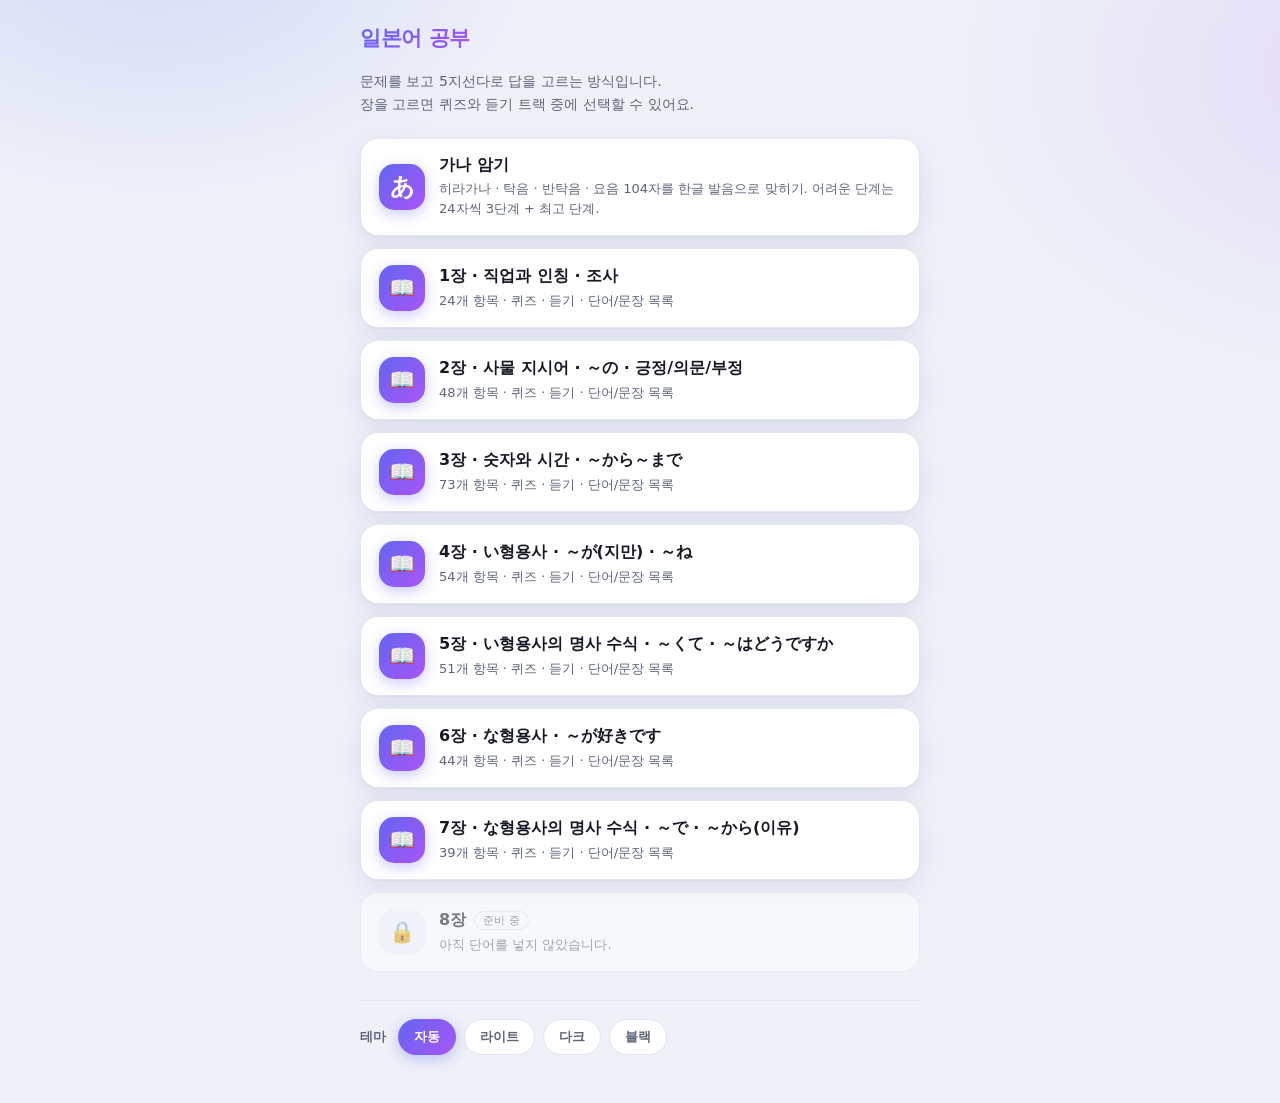
<file: index.html>
<!DOCTYPE html>
<html lang="ko">
<head>
<meta charset="UTF-8">
<meta name="viewport" content="width=device-width, initial-scale=1">
<title>일본어 공부</title>
<link rel="stylesheet" href="style.css">
<link rel="manifest" href="manifest.webmanifest">
<link rel="apple-touch-icon" href="icon-192.png">
<meta name="theme-color" content="#6366f1">
<script src="app.js"></script>
</head>
<body>
<div class="wrap">
  <header>
    <h1>일본어 공부</h1>
  </header>

  <p class="lede">
    문제를 보고 5지선다로 답을 고르는 방식입니다.<br>
    장을 고르면 퀴즈와 듣기 트랙 중에 선택할 수 있어요.
  </p>

  <div class="menu" id="menu">
    <a class="entry" href="kana.html">
      <div class="t">가나 암기</div>
      <div class="d">히라가나 · 탁음 · 반탁음 · 요음 104자를 한글 발음으로 맞히기. 어려운 단계는 24자씩 3단계 + 최고 단계.</div>
    </a>
  </div>

  <div class="theme-bar" id="theme-bar">
    <span class="theme-label">테마</span>
    <button class="chip" data-theme-set="auto">자동</button>
    <button class="chip" data-theme-set="light">라이트</button>
    <button class="chip" data-theme-set="dark">다크</button>
    <button class="chip" data-theme-set="black">블랙</button>
  </div>
</div>

<script src="chapters.js"></script>
<script>
// 장 목록은 chapters.js에서 만들어 낸다 — 새 장을 추가하면 여기 목록도 자동으로 늘어난다
const menu = document.getElementById("menu");
const nums = Object.keys(CHAPTERS).map(Number).sort((a, b) => a - b);

for (const n of nums) {
  const ch = CHAPTERS[n];
  const a = document.createElement("a");
  a.className = "entry";
  a.href = "ch.html?ch=" + n;
  a.innerHTML = '<div class="t"></div><div class="d"></div>';
  a.children[0].textContent = ch.title + " · " + ch.subtitle;
  a.children[1].textContent = ch.items.length + "개 항목 · 퀴즈 · 듣기 · 단어/문장 목록";
  menu.appendChild(a);
}

/* 테마 고르기 — 실제 적용과 저장은 app.js가 맡고, 여기서는 버튼만 연결한다 */
const themeBtns = [...document.querySelectorAll("[data-theme-set]")];
function markTheme() {
  const cur = savedTheme();
  for (const b of themeBtns) b.setAttribute("aria-pressed", b.dataset.themeSet === cur);
}
for (const b of themeBtns) {
  b.onclick = () => { setTheme(b.dataset.themeSet); markTheme(); };
}
markTheme();

// 다음 장 자리 표시 — chapters.js에 데이터가 들어오면 자동으로 진짜 항목이 된다
const soon = document.createElement("a");
soon.className = "entry soon";
soon.innerHTML = '<div class="t"></div><div class="d">아직 단어를 넣지 않았습니다.</div>';
soon.children[0].textContent = (nums[nums.length - 1] + 1) + "장";
menu.appendChild(soon);
</script>
</body>
</html>
</file>
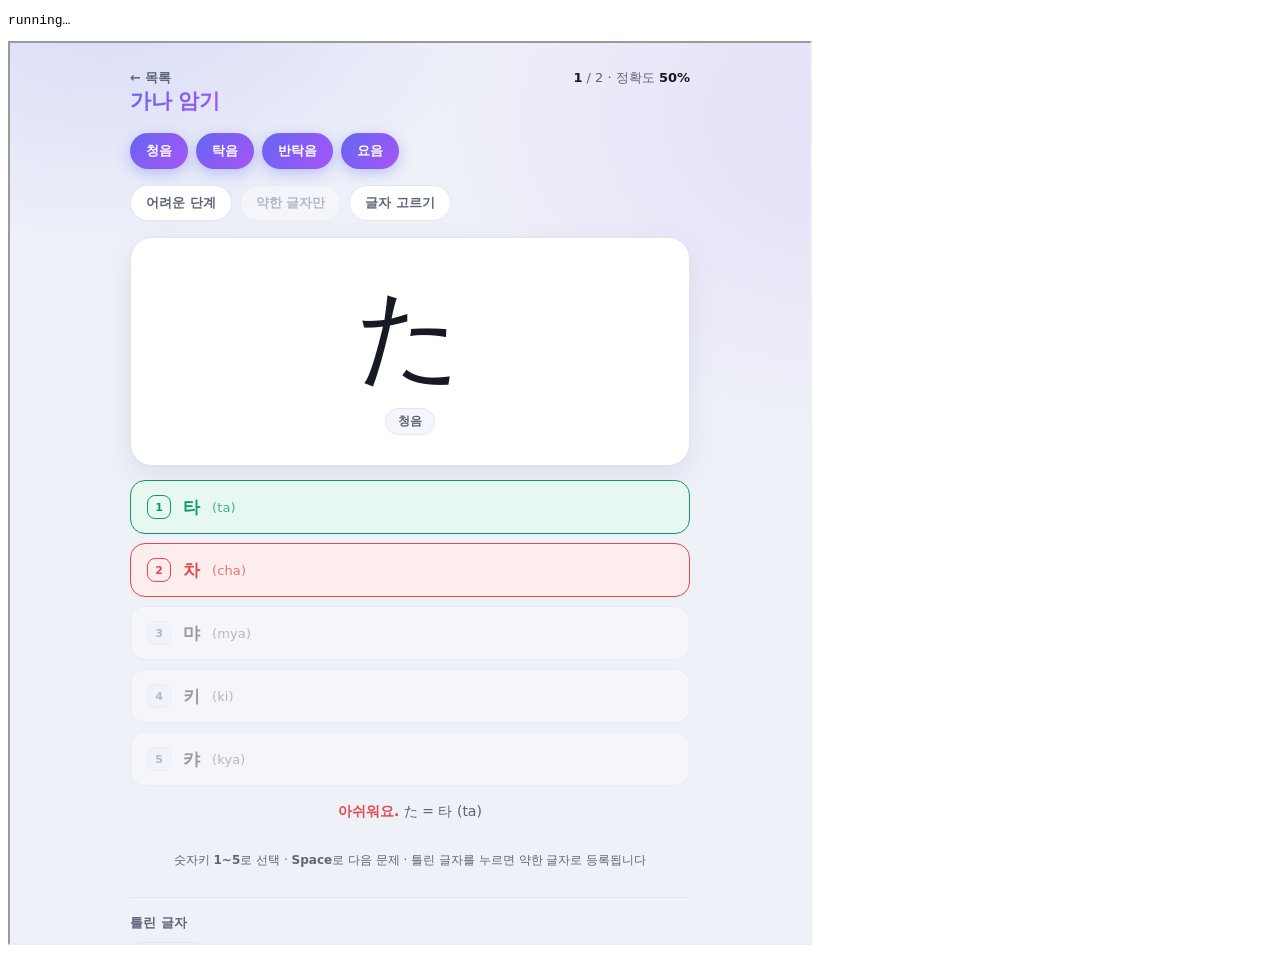
<file: __test.html>
<!DOCTYPE html>
<meta charset="UTF-8">
<title>kana.html 회귀 테스트</title>
<pre id="out">running…</pre>
<script>
const out = [];
const say = (name, pass, extra) => out.push((pass ? "PASS  " : "FAIL  ") + name + (extra ? "   [" + extra + "]" : ""));
const sleep = ms => new Promise(r => setTimeout(r, ms));

function load(storage) {
  return new Promise(resolve => {
    if (storage === null) localStorage.removeItem("weakKana");
    else localStorage.setItem("weakKana", storage);
    const f = document.createElement("iframe");
    f.style.cssText = "width:800px;height:900px";
    f.src = "kana.html?" + Math.random();
    f.onload = () => setTimeout(() => resolve(f), 60);
    document.body.appendChild(f);
  });
}

const ctx = f => ({ w: f.contentWindow, d: f.contentDocument });

function pickChoice({ w, d }, wantCorrect) {
  const ko = w.eval("current.ko");
  const btns = [...d.querySelectorAll(".choice")];
  const b = wantCorrect ? btns.find(x => x.dataset.ko === ko) : btns.find(x => x.dataset.ko !== ko);
  b.click();
  return b;
}

(async () => {
  /* ── 1. 오답 직후 "틀린 글자 전부 추가"가 살아나는가 (refresh 누락 버그) ── */
  {
    const f = await load(null), c = ctx(f);
    const before = c.d.getElementById("add-misses").disabled;
    pickChoice(c, false);
    await sleep(40);
    const after = c.d.getElementById("add-misses").disabled;
    say("오답 1개 → '틀린 글자 전부 추가' 활성화", before === true && after === false,
        "before=" + before + " after=" + after);

    /* ── 2. 고르기 패널에서 별을 켜면 틀린 글자 목록의 별도 같이 켜지는가 ── */
    const kana = c.w.eval("[...misses.keys()][0]");
    const cell = [...c.d.querySelectorAll(".kana-cell")].find(x => x.children[0].textContent === kana);
    cell.click();
    await sleep(40);
    const item = [...c.d.querySelectorAll(".miss-item")].find(x => x.children[0].textContent === kana);
    say("패널에서 별 등록 → 틀린 글자 목록 별도 동기화",
        item && item.getAttribute("aria-pressed") === "true",
        "kana=" + kana + " pressed=" + (item && item.getAttribute("aria-pressed")));

    /* ── 3. 같은 항목을 다시 누르면 해제되는가 (상태가 어긋나면 여기서 티가 난다) ── */
    item.click();
    await sleep(40);
    // refresh()가 목록을 다시 그리므로 참조를 새로 잡아야 한다 (앞의 item은 이미 떨어져 나간 노드)
    const item2 = [...c.d.querySelectorAll(".miss-item")].find(x => x.children[0].textContent === kana);
    say("다시 누르면 해제", c.w.eval("weak.size") === 0 && item2.getAttribute("aria-pressed") === "false",
        "weak.size=" + c.w.eval("weak.size") + " pressed=" + item2.getAttribute("aria-pressed"));

    /* ── 4. 약한 글자만 모드에서 출제 범위가 실제로 좁혀지는가 ── */
    cell.click();
    await sleep(30);
    c.d.getElementById("weak-only").click();
    await sleep(30);
    const poolSize = c.w.eval("pool().length");
    const poolIsWeak = c.w.eval("pool().every(k => weak.has(k.kana))");
    say("약한 글자만 → 출제 범위가 고른 글자로 제한", poolSize === 1 && poolIsWeak,
        "pool=" + poolSize);
    say("약한 글자만 → 종류 필터 비활성", c.d.querySelector("#filters .chip").disabled === true);

    /* ── 5. 전체 해제하면 모드가 자동으로 꺼지고 전체 범위로 복귀 ── */
    c.d.getElementById("clear-weak").click();
    await sleep(30);
    say("전체 해제 → 모드 자동 해제, 전체 출제 복귀",
        c.w.eval("weakOnly") === false && c.w.eval("pool().length") === 104,
        "pool=" + c.w.eval("pool().length"));
    f.remove();
  }

  /* ── 6. 이전 문제의 타이머가 다음 문제를 앞당겨 넘기지 않는가 ── */
  {
    const f = await load(null), c = ctx(f);
    pickChoice(c, true);            // 정답 → 700ms 뒤 자동 넘김 예약
    await sleep(30);
    c.w.eval("next()");             // 사용자가 스페이스로 먼저 넘김 → 예약은 취소돼야 한다
    await sleep(30);
    pickChoice(c, false);           // 오답 → 1600ms 동안 해설이 떠 있어야 한다
    const shown = c.w.eval("current.kana");
    await sleep(1000);              // 취소가 안 됐다면 이 사이(700ms 지점)에 넘어가 버린다
    say("이전 문제 타이머가 다음 문제를 앞당겨 넘기지 않음",
        c.w.eval("current.kana") === shown, "shown=" + shown + " now=" + c.w.eval("current.kana"));
    f.remove();
  }

  /* ── 7. 저장값이 깨져 있어도 페이지가 살아 있는가 ── */
  for (const [label, raw, expect] of [
    ["객체가 저장돼 있어도 죽지 않음", "{}", 0],
    ["표에 없는 글자는 걸러냄", '["ル","ロ"]', 0],
    ["JSON이 아니어도 죽지 않음", "not json", 0],
    ["정상 값은 그대로 복원", '["る","ろ"]', 2],
  ]) {
    const f = await load(raw), c = ctx(f);
    const alive = c.d.querySelectorAll(".choice").length === 5;
    const size = c.w.eval("typeof weak === 'undefined' ? -1 : weak.size");
    say(label, alive && size === expect, "choices=" + c.d.querySelectorAll(".choice").length + " weak=" + size);
    f.remove();
  }

  /* ── 8. 패널이 열려 있을 때 스페이스가 퀴즈를 넘겨버리지 않는가 ── */
  {
    const f = await load('["る"]'), c = ctx(f);
    c.d.getElementById("picker-toggle").click();
    await sleep(30);
    const before = c.w.eval("current.kana");
    const cell = c.d.querySelector(".kana-cell");
    cell.focus();
    cell.dispatchEvent(new c.w.KeyboardEvent("keydown", { code: "Space", key: " ", bubbles: true }));
    await sleep(40);
    say("패널이 열려 있을 때 스페이스가 문제를 넘기지 않음", c.w.eval("current.kana") === before,
        "before=" + before + " after=" + c.w.eval("current.kana"));
    f.remove();
  }

  /* ── 8b. 어려운 단계 ── */
  {
    localStorage.removeItem("kanaLevel");
    const f = await load(null), c = ctx(f);
    c.d.getElementById("hard-mode").click();
    await sleep(30);
    const size = c.w.eval("pool().length");
    const comp = c.w.eval("pool().every(k => k.type !== '청음' || HARD_EXTRA.has(k.kana))");
    const hasRu = c.w.eval("pool().some(k => k.kana === 'る')");
    const hasA = c.w.eval("pool().some(k => k.kana === 'あ')");
    say("어려운 단계 → 요음·탁음·반탁음 + 지정 청음 14자 (72자)",
        size === 72 && comp && hasRu && !hasA, "pool=" + size);
    say("어려운 단계 → 종류 필터 잠김", c.d.querySelector("#filters .chip").disabled === true);
    say("어려운 단계 설정 저장", localStorage.getItem("kanaLevel") === "hard");

    // 약한 글자만과는 동시에 켤 수 없다
    c.d.querySelector(".kana-cell").click();
    await sleep(20);
    c.d.getElementById("weak-only").click();
    await sleep(20);
    say("약한 글자만을 켜면 어려운 단계는 꺼짐",
        c.w.eval("hardMode") === false && c.w.eval("weakOnly") === true &&
        localStorage.getItem("kanaLevel") === "all");
    f.remove();
    localStorage.removeItem("kanaLevel");
  }

  /* ── 8c. 어려운 단계 스테이지 시스템 ── */
  {
    localStorage.removeItem("kanaLevel");
    localStorage.removeItem("hardStages");
    localStorage.removeItem("slowKana");
    const f = await load(null), c = ctx(f);
    c.d.getElementById("hard-mode").click();
    await sleep(40);

    const sizes = c.w.eval("hs.split.map(s => s.length).join(',')");
    const uniq = c.w.eval("new Set(hs.split.flat()).size");
    say("어려운 단계 → 72자를 24자씩 3단계로 무작위 분할", sizes === "24,24,24" && uniq === 72,
        sizes + " uniq=" + uniq);
    say("1단계 자동 선택, 진행 표시", c.w.eval("stage") === 0 &&
        c.d.getElementById("tag").textContent.includes("1단계 · 1/24"),
        c.d.getElementById("tag").textContent);
    say("5초 타이머 표시", c.d.getElementById("timebar").hidden === false);

    // 오답 → 최고 단계 목록에 저장
    pickChoice(c, false);
    await sleep(40);
    say("오답 → 최고 단계 목록에 저장", c.w.eval("slow.has(current.kana)") === true &&
        JSON.parse(localStorage.getItem("slowKana")).length === 1);

    // 목록에 있는 글자를 1~3단계에서 5초 내 정답 → 제거
    c.w.eval("next()");
    await sleep(30);
    c.w.eval("slow.add(current.kana); saveSlow();");
    pickChoice(c, true);
    await sleep(40);
    say("1~3단계에서 5초 내 정답 → 목록에서 제거", c.w.eval("slow.has(current.kana)") === false);

    // 남은 문제를 전부 밀어 1단계 완료
    for (let i = 0; i < 30 && c.w.eval("stage === 0 && stagePos < stageQueue.length"); i++) {
      if (!c.w.eval("locked")) { pickChoice(c, true); await sleep(15); }
      c.w.eval("clearTimeout(advanceTimer); if (locked) { locked = false; next(); }");
      await sleep(10);
    }
    say("1단계 완료 → 완료 저장 + 완료 카드",
        c.w.eval("hs.done[0]") === true &&
        JSON.parse(localStorage.getItem("hardStages")).done[0] === true &&
        c.d.getElementById("tag").textContent.includes("1단계 완료"),
        c.d.getElementById("tag").textContent);

    // 껐다 켜도 분할·진행이 유지되고 2단계부터 이어진다
    const savedSplit = c.w.eval("JSON.stringify(hs.split)");
    f.remove();
    const f2 = await load(null), c2 = ctx(f2);
    say("껐다 켜면 같은 분할로 2단계부터 이어서",
        c2.w.eval("JSON.stringify(hs.split)") === savedSplit &&
        c2.w.eval("hs.done[0]") === true && c2.w.eval("stage") === 1,
        "stage=" + c2.w.eval("stage"));

    // 최고 단계 — 저장된 글자만 나오고, 맞혀도 목록은 유지된다
    const topBtn = [...c2.d.querySelectorAll("#stage-bar .stage")].find(b => b.dataset.stage === "top");
    say("최고 단계 칩에 저장 개수 표시", topBtn.textContent.includes("(1)"), topBtn.textContent);
    topBtn.click();
    await sleep(40);
    say("최고 단계 → 저장된 글자만 출제",
        c2.w.eval("stageQueue.length") === 1 && c2.w.eval("slow.has(current.kana)") === true);
    pickChoice(c2, true);
    await sleep(40);
    say("최고 단계에서 맞혀도 목록 유지 (졸업은 1~3단계에서만)", c2.w.eval("slow.size") === 1);
    f2.remove();
    localStorage.removeItem("kanaLevel");
    localStorage.removeItem("hardStages");
    localStorage.removeItem("slowKana");
  }

  /* ── 9. 오십음도 표가 104자를 하나도 빠뜨리지 않는가 ── */
  {
    const f = await load(null), c = ctx(f);
    const cells = [...c.d.querySelectorAll(".kana-cell")].map(x => x.children[0].textContent);
    const table = c.w.eval("KANA.map(k => k.kana)");
    const missing = table.filter(k => !cells.includes(k));
    const extra = cells.filter(k => !table.includes(k));
    say("오십음도 표에 104자가 전부 있고 중복이 없음",
        cells.length === 104 && !missing.length && !extra.length && new Set(cells).size === 104,
        "cells=" + cells.length + " missing=" + missing.join(",") + " extra=" + extra.join(","));

    // 열 정렬이 깨지면 표로 만든 의미가 없다 — 청음 표는 (행이름+5단) × (머리글+11행) 칸이어야 한다
    const seion = c.d.querySelector(".gyo-table");
    say("청음 표가 6열 × 12줄로 정렬됨", seion.children.length === 72,
        "children=" + seion.children.length);
    f.remove();
  }

  /* ── 10. 1장 출제 순서 ── */
  {
    const f = document.createElement("iframe");
    f.style.cssText = "width:800px;height:900px";
    f.src = "chapter.html?ch=1";
    await new Promise(r => { f.onload = () => setTimeout(r, 60); document.body.appendChild(f); });
    const c = ctx(f);

    c.d.getElementById("order-seq").click();
    await sleep(30);
    const ids = c.w.eval("queue.map(x => x.id).slice(1)");
    const ascending = ids.every((v, i) => i === 0 || ids[i - 1] < v);
    say("교재 순서 → 남은 문제가 원본 차례대로", ascending && ids.length === 23,
        "n=" + ids.length + " head=" + ids.slice(0, 5).join(","));
    say("교재 순서 → 칩 상태 반영",
        c.d.getElementById("order-seq").getAttribute("aria-pressed") === "true" &&
        c.d.getElementById("order-shuffle").getAttribute("aria-pressed") === "false");

    const cur = c.w.eval("current.id");
    c.d.getElementById("order-shuffle").click();
    await sleep(30);
    say("순서를 바꿔도 풀고 있던 문제는 그대로", c.w.eval("current.id") === cur,
        "before=" + cur + " after=" + c.w.eval("current.id"));
    say("설정이 저장됨", localStorage.getItem("chapterOrder") === "shuffle",
        String(localStorage.getItem("chapterOrder")));
    f.remove();
  }

  /* ── 11. 단어 설명 ── */
  {
    localStorage.setItem("chapterOrder", "seq");
    localStorage.setItem("showParts", "0");
    const f = document.createElement("iframe");
    f.style.cssText = "width:800px;height:900px";
    f.src = "chapter.html?ch=1";
    await new Promise(r => { f.onload = () => setTimeout(r, 60); document.body.appendChild(f); });
    const c = ctx(f);

    // 교재 순서 1번 = お仕事は何ですか。 — 분해가 5조각이어야 한다
    say("첫 문제가 교재 1번", c.w.eval("current.ko") === "직업이 무엇입니까?", c.w.eval("current.ko"));
    say("끄면 문제 푸는 중엔 안 보임", c.d.getElementById("parts").hidden === true);

    c.d.getElementById("parts-toggle").click();
    await sleep(30);
    const rows = [...c.d.querySelectorAll(".part")].map(r => r.children[0].textContent);
    say("켜면 단어별로 끊어서 보임", c.d.getElementById("parts").hidden === false && rows.length === 5,
        rows.join(" | "));
    say("조사 は의 읽기를 わ로 안내",
        [...c.d.querySelectorAll(".part")].some(r => r.children[0].textContent === "は" && r.children[1].textContent === "わ"));

    // 꺼도 정답을 맞힌 뒤에는 보여야 한다
    c.d.getElementById("parts-toggle").click();
    await sleep(20);
    say("다시 끄면 숨김", c.d.getElementById("parts").hidden === true);
    const ko = c.w.eval("current.ko");
    [...c.d.querySelectorAll(".choice")].find(b => b.dataset.ko === ko).click();
    await sleep(40);
    say("답한 뒤에는 꺼져 있어도 해설로 보임", c.d.getElementById("parts").hidden === false);

    // 분해가 없는 단어(私)에서는 빈 상자가 뜨지 않아야 한다
    const noParts = c.w.eval("ITEMS.filter(x => !x.parts).length");
    // 私·あなた·彼 는 더 쪼갤 것이 없어 분해가 없다 — 이때 빈 상자가 뜨면 안 된다
    say("분해가 없는 항목(私·あなた·彼)은 3개", noParts === 3, "n=" + noParts);
    f.remove();
    localStorage.removeItem("chapterOrder");
    localStorage.removeItem("showParts");
  }

  /* ── 11b. 목록 → 장 허브 내비게이션 ── */
  {
    const mk = src => new Promise(res => {
      const f = document.createElement("iframe");
      f.style.cssText = "width:800px;height:600px";
      f.src = src;
      f.onload = () => setTimeout(() => res(f), 60);
      document.body.appendChild(f);
    });

    const fi = await mk("index.html");
    const links = [...fi.contentDocument.querySelectorAll("#menu .entry")].map(a => a.getAttribute("href"));
    const soonT = fi.contentDocument.querySelector(".entry.soon .t").textContent;
    say("목록에 장 항목이 chapters.js에서 자동 생성",
        [1, 2, 3, 4, 5, 6, 7].every(n => links.includes("ch.html?ch=" + n)), links.join(" "));
    say("다음 장 자리 표시(8장)", soonT === "8장", soonT);
    fi.remove();

    // 2장 — 보기 중복 여부 (뜻이 겹치면 5지선다 정답이 둘이 된다).
    // 개수는 단원을 보강할 때마다 달라지므로 데이터에서 읽어 비교한다.
    const f2 = await mk("chapter.html?ch=2");
    const n2 = f2.contentWindow.eval("ITEMS.length");
    const u2 = f2.contentWindow.eval("new Set(ITEMS.map(x => x.ko)).size");
    const q2 = f2.contentWindow.eval("CHAPTERS['2'].items.filter(x => x.quiz !== false).length");
    say("2장 퀴즈가 전 항목을 내고 뜻 중복 없음", n2 === q2 && u2 === n2, n2 + "/" + u2);
    f2.remove();
    const fl2 = await mk("listen.html?ch=2");
    const t2 = fl2.contentWindow.eval("CHAPTERS['2'].items.length");
    say("2장 듣기 트랙 수가 데이터와 일치",
        fl2.contentDocument.querySelectorAll(".track").length === t2, "n=" + t2);
    fl2.remove();

    const fh = await mk("ch.html?ch=1");
    const q = fh.contentDocument.getElementById("go-quiz").getAttribute("href");
    const l = fh.contentDocument.getElementById("go-listen").getAttribute("href");
    const w = fh.contentDocument.getElementById("go-words").getAttribute("href");
    const s = fh.contentDocument.getElementById("go-sentences").getAttribute("href");
    say("허브에서 퀴즈/듣기/단어목록/문장목록으로 분기",
        q === "chapter.html?ch=1" && l === "listen.html?ch=1" &&
        w === "list.html?ch=1&kind=word" && s === "list.html?ch=1&kind=sentence",
        [q, l, w, s].join(" "));
    fh.remove();

    const fq = await mk("chapter.html?ch=1");
    say("퀴즈의 뒤로 가기 → 1장 허브",
        fq.contentDocument.getElementById("back").getAttribute("href") === "ch.html?ch=1");
    fq.remove();

    const fl = await mk("listen.html?ch=1");
    say("듣기의 뒤로 가기 → 1장 허브",
        fl.contentDocument.getElementById("back").getAttribute("href") === "ch.html?ch=1");
    fl.remove();
  }

  /* ── 11c. 단어 목록 / 문장 목록 ── */
  {
    const mk = src => new Promise(res => {
      const f = document.createElement("iframe");
      f.style.cssText = "width:800px;height:900px";
      f.src = src;
      f.onload = () => setTimeout(() => res(f), 60);
      document.body.appendChild(f);
    });

    const fw = await mk("list.html?ch=1&kind=word");
    const cw = ctx(fw);
    const rows = [...cw.d.querySelectorAll(".item")];
    say("1장 단어 목록 22개 (문장 2개 제외)", rows.length === 22, "n=" + rows.length);

    // 읽는 법이 윗줄, 표기·뜻·발음이 아랫줄 한 줄에 놓이는지
    const cols = [...rows[0].querySelector(".col").children].map(x => x.className);
    const txt = ["read", "ja", "mean", "pron"].map(c => rows[0].querySelector("." + c).textContent);
    say("표시 순서: 읽는 법 / (표기+뜻+발음 한 줄)",
        cols.join(",") === "read jp,row" &&
        txt.join("|") === "かいしゃいん|会社員|회사원|카이샤인", cols.join(",") + " / " + txt.join("|"));

    const box = c => rows[0].querySelector("." + c).getBoundingClientRect();
    say("읽는 법이 한자 바로 위 (왼쪽 끝이 맞음)",
        box("read").bottom <= box("ja").top + 2 && Math.abs(box("read").left - box("ja").left) < 2,
        "read.left=" + Math.round(box("read").left) + " ja.left=" + Math.round(box("ja").left));
    say("표기·뜻·발음이 한 줄에 나란히",
        Math.abs(box("ja").bottom - box("mean").bottom) < 6 &&
        box("mean").left > box("ja").right - 2 && box("pron").left > box("mean").right - 2);

    // 한자가 없는 항목은 읽을 것이 없으므로 "-"
    const ana = rows.find(r => r.querySelector(".ja").textContent === "あなた");
    say("한자 없는 단어는 읽는 법 자리에 -", ana.querySelector(".read").textContent === "-");

    // 조사도 한자가 없으므로 "-" 이고, 발음은 한글 발음 자리에서 알려준다
    const wa = rows.find(r => r.querySelector(".ja").textContent === "～は");
    say("조사 ～は → 읽는 법 -, 한글 발음 와",
        wa.querySelector(".read").textContent === "-" && wa.querySelector(".pron").textContent === "와");

    // 모든 항목에 한글 발음이 채워져 있어야 한다
    const missing = cw.w.eval("ITEMS.filter(x => !x.pron).length");
    say("1장 모든 항목에 한글 발음 있음", missing === 0, "빈 항목=" + missing);

    // 탭 전환
    cw.d.getElementById("tab-sentence").click();
    await sleep(30);
    const sRows = [...cw.d.querySelectorAll(".item .ja")].map(x => x.textContent);
    say("문장 탭 → 문장 2개만", sRows.length === 2 && sRows[0] === "お仕事は何ですか。", sRows.join(" | "));
    say("탭 전환이 주소에 반영", location.href.indexOf("kind=") === -1, "부모 주소는 그대로");
    fw.remove();

    // 2장도 같은 구조로 자동 동작
    const f2 = await mk("list.html?ch=2&kind=sentence");
    const c2 = ctx(f2);
    const s2 = c2.w.eval("CHAPTERS['2'].items.filter(x => x.kind === 's').length");
    say("2장 문장 목록이 문장만 담음",
        c2.d.querySelectorAll(".item").length === s2 && s2 > 0 &&
        c2.w.eval("ITEMS.filter(x => x.isSentence).every(x => x.kind === 's')"), "n=" + s2);
    const miss2 = c2.w.eval("ITEMS.filter(x => !x.pron).length");
    say("2장 모든 항목에 한글 발음 있음", miss2 === 0, "빈 항목=" + miss2);
    f2.remove();

    // 3장 — 숫자·시간. 읽기가 둘인 글자는 목록에서 둘 다 보여준다
    const f3 = await mk("list.html?ch=3&kind=word");
    const c3 = ctx(f3);
    const r3 = [...c3.d.querySelectorAll(".item")];
    const ja3 = r3.map(r => r.querySelector(".ja").textContent);
    say("3장 단어 목록에 숫자·시간·분 읽기표가 모두 있음",
        ["十", "九十", "4時", "10分", "図書館", "～から"].every(k => ja3.includes(k)),
        "n=" + r3.length);

    // 시간 읽기의 불규칙(4·7·9시)이 표에 정확히 들어갔는지
    const hour = k => r3.find(r => r.querySelector(".ja").textContent === k).querySelector(".read").textContent;
    say("4時=よじ · 7時=しちじ · 9時=くじ",
        hour("4時") === "よじ" && hour("7時") === "しちじ" && hour("9時") === "くじ",
        [hour("4時"), hour("7時"), hour("9時")].join(" "));
    say("분의 ふん/ぷん 구분 (1분 いっぷん · 2분 にふん · 6분 ろっぷん)",
        hour("1分") === "いっぷん" && hour("2分") === "にふん" && hour("6分") === "ろっぷん",
        [hour("1分"), hour("2分"), hour("6分")].join(" "));

    const four = r3.find(r => r.querySelector(".ja").textContent === "四");
    say("四는 읽는 법 よん／し, 발음 욘／시",
        four.querySelector(".read").textContent === "よん／し" &&
        four.querySelector(".pron").textContent === "욘／시",
        four.querySelector(".read").textContent);
    const zero = r3[0];
    say("0의 세 가지 표기(零／ゼロ／〇)를 함께 보여줌",
        zero.querySelector(".ja").textContent.startsWith("零／ゼロ") &&
        zero.querySelector(".read").textContent.startsWith("れい／ぜろ") &&
        zero.querySelector(".mean").textContent === "0",
        zero.querySelector(".read").textContent);

    // 3장의 한자 없는 항목들도 "-" 로 표시되는지
    const dash = ["ここ", "アルバイト", "～から", "～まで"].map(k =>
      r3.find(r => r.querySelector(".ja").textContent === k).querySelector(".read").textContent);
    say("3장의 한자 없는 항목(ここ·アルバイト·조사)은 -", dash.every(d => d === "-"), dash.join(" "));
    const miss3 = c3.w.eval("ITEMS.filter(x => !x.pron).length");
    say("3장 모든 항목에 한글 발음 있음", miss3 === 0, "빈 항목=" + miss3);
    f3.remove();

    // 3장 문장 목록
    const fs3 = await mk("list.html?ch=3&kind=sentence");
    const s3 = [...fs3.contentDocument.querySelectorAll(".item .ja")].map(x => x.textContent);
    say("3장 문장 목록에 회화문이 들어감",
        s3.includes("図書館は何時から何時までですか。") && s3.includes("4時半です。"),
        "n=" + s3.length);
    fs3.remove();

    // 읽기표(quiz:false)는 퀴즈에서 빠지고, 나머지는 뜻이 겹치지 않아야 한다
    const fq3 = await mk("chapter.html?ch=3");
    const w3 = fq3.contentWindow;
    const all3 = w3.eval("CHAPTERS['3'].items.length");
    const q3 = w3.eval("ITEMS.length");
    const ref3 = w3.eval("CHAPTERS['3'].items.filter(x => x.quiz === false).length");
    say("퀴즈는 읽기표를 제외하고 출제", q3 === all3 - ref3 && ref3 > 0,
        "전체 " + all3 + " - 읽기표 " + ref3 + " = " + q3);
    say("퀴즈에 4時 같은 읽기표가 섞이지 않음",
        w3.eval("ITEMS.every(x => x.quiz !== false)") &&
        w3.eval("ITEMS.filter(x => x.ko === '4시').length") === 0);
    say("3장 퀴즈 항목의 뜻 중복 없음",
        w3.eval("new Set(ITEMS.map(x => x.ko)).size") === q3,
        "uniq=" + w3.eval("new Set(ITEMS.map(x => x.ko)).size"));
    // 교재 순서는 걸러낸 뒤에도 원본 차례를 지켜야 한다
    say("교재 순서 id가 원본 차례 유지",
        w3.eval("ITEMS.map(x => x.id).every((v, i, a) => i === 0 || a[i-1] < v)"));
    fq3.remove();

    const fl3 = await mk("listen.html?ch=3");
    const t3 = fl3.contentDocument.querySelectorAll(".track").length;
    say("듣기는 읽기표까지 전부 읽어줌", t3 === all3 && t3 > q3, "트랙 " + t3 + "개");
    say("零은 れい로 읽음", fl3.contentWindow.eval("jaText(ITEMS[0])") === "れい");
    fl3.remove();

    /* ── 4장 (い형용사) ── */
    const f4 = await mk("list.html?ch=4&kind=word");
    const c4 = ctx(f4);
    const r4 = [...c4.d.querySelectorAll(".item")];
    const ja4 = r4.map(x => x.querySelector(".ja").textContent);
    say("4장 단어 목록에 형용사·명사·활용표가 모두 있음",
        ["遠い", "難しい", "いい", "学校", "～が", "高くありません"].every(k => ja4.includes(k)),
        "n=" + r4.length);

    const read4 = k => r4.find(x => x.querySelector(".ja").textContent === k).querySelector(".read").textContent;
    say("형용사 후리가나는 어간에만 (遠い→とおい, 難しい→むずかしい)",
        read4("遠い") === "とおい" && read4("難しい") === "むずかしい",
        read4("遠い") + " " + read4("難しい"));
    say("가나로만 된 형용사(いい·おいしい)는 -", read4("いい") === "-" && read4("おいしい") === "-");
    say("4장 모든 항목에 한글 발음 있음",
        c4.w.eval("ITEMS.filter(x => !x.pron).length") === 0);
    f4.remove();

    const fq4 = await mk("chapter.html?ch=4");
    const w4 = fq4.contentWindow;
    const all4 = w4.eval("CHAPTERS['4'].items.length");
    const ref4 = w4.eval("CHAPTERS['4'].items.filter(x => x.quiz === false).length");
    say("4장 퀴즈는 활용표를 빼고 출제, 뜻 중복 없음",
        w4.eval("ITEMS.length") === all4 - ref4 && ref4 === 5 &&
        w4.eval("new Set(ITEMS.map(x => x.ko)).size") === w4.eval("ITEMS.length"),
        "전체 " + all4 + " - 활용표 " + ref4 + " = " + w4.eval("ITEMS.length"));
    fq4.remove();

    const fs4 = await mk("list.html?ch=4&kind=sentence");
    const s4 = [...fs4.contentDocument.querySelectorAll(".item .ja")].map(x => x.textContent);
    say("4장 문장 목록에 회화문이 들어감",
        s4.includes("学校はうちから遠いですか。") &&
        s4.includes("少し難しいですが、おもしろいです。"), "n=" + s4.length);
    fs4.remove();

    /* ── 5장 (い형용사의 명사 수식 · ～くて) ── */
    const f5 = await mk("list.html?ch=5&kind=word");
    const c5 = ctx(f5);
    const r5 = [...c5.d.querySelectorAll(".item")];
    const ja5 = r5.map(x => x.querySelector(".ja").textContent);
    say("5장 단어 목록에 형용사·지시어·연결형이 모두 있음",
        ["白い", "軽い", "この", "どんな", "軽くて", "よくて"].every(k => ja5.includes(k)),
        "n=" + r5.length);
    const read5 = k => r5.find(x => x.querySelector(".ja").textContent === k).querySelector(".read").textContent;
    say("明るい는 어간만 후리가나 (あかるい)", read5("明るい") === "あかるい", read5("明るい"));
    say("지시어 この·どんな는 한자가 없어 -",
        read5("この") === "-" && read5("どんな") === "-");
    say("5장 모든 항목에 한글 발음 있음", c5.w.eval("ITEMS.filter(x => !x.pron).length") === 0);
    f5.remove();

    const fq5 = await mk("chapter.html?ch=5");
    const w5 = fq5.contentWindow;
    const all5 = w5.eval("CHAPTERS['5'].items.length");
    const ref5 = w5.eval("CHAPTERS['5'].items.filter(x => x.quiz === false).length");
    say("5장 퀴즈는 연결형 표를 빼고 출제, 뜻 중복 없음",
        w5.eval("ITEMS.length") === all5 - ref5 && ref5 === 4 &&
        w5.eval("new Set(ITEMS.map(x => x.ko)).size") === w5.eval("ITEMS.length"),
        "전체 " + all5 + " - 표 " + ref5 + " = " + w5.eval("ITEMS.length"));
    fq5.remove();

    const fs5 = await mk("list.html?ch=5&kind=sentence");
    const s5 = [...fs5.contentDocument.querySelectorAll(".item .ja")].map(x => x.textContent);
    say("5장 문장 목록에 회화문이 들어감",
        s5.includes("この白いケータイはキムさんのですか。") &&
        s5.includes("広くて明るい部屋です。"), "n=" + s5.length);
    fs5.remove();

    /* ── 6·7장 (な형용사) ── */
    const f6 = await mk("list.html?ch=6&kind=word");
    const c6 = ctx(f6);
    const r6 = [...c6.d.querySelectorAll(".item")];
    const ja6 = r6.map(x => x.querySelector(".ja").textContent);
    say("6장 단어 목록에 な형용사·부사·활용표가 모두 있음",
        ["好きだ", "上手だ", "賑やかだ", "あまり", "賑やかじゃありません"].every(k => ja6.includes(k)),
        "n=" + r6.length);
    const read6 = k => r6.find(x => x.querySelector(".ja").textContent === k).querySelector(".read").textContent;
    say("な형용사 후리가나는 어간에만 (好きだ→すきだ, 上手だ→じょうずだ)",
        read6("好きだ") === "すきだ" && read6("上手だ") === "じょうずだ",
        read6("好きだ") + " " + read6("上手だ"));
    say("6장 모든 항목에 한글 발음 있음", c6.w.eval("ITEMS.filter(x => !x.pron).length") === 0);
    f6.remove();

    const f7 = await mk("list.html?ch=7&kind=word");
    const c7 = ctx(f7);
    const r7 = [...c7.d.querySelectorAll(".item")];
    const ja7 = r7.map(x => x.querySelector(".ja").textContent);
    say("7장 단어 목록에 명사 수식·연결·이유 표가 모두 있음",
        ["静かな人", "新鮮で", "辛いから", "有名だから", "～から"].every(k => ja7.includes(k)),
        "n=" + r7.length);
    say("7장 모든 항목에 한글 발음 있음", c7.w.eval("ITEMS.filter(x => !x.pron).length") === 0);
    f7.remove();

    for (const [n, ref] of [["6", 4], ["7", 4]]) {
      const fq = await mk("chapter.html?ch=" + n);
      const w = fq.contentWindow;
      const all = w.eval("CHAPTERS['" + n + "'].items.length");
      const r = w.eval("CHAPTERS['" + n + "'].items.filter(x => x.quiz === false).length");
      say(n + "장 퀴즈는 활용표를 빼고 출제, 뜻 중복 없음",
          w.eval("ITEMS.length") === all - r && r === ref &&
          w.eval("new Set(ITEMS.map(x => x.ko)).size") === w.eval("ITEMS.length"),
          "전체 " + all + " - 표 " + r + " = " + w.eval("ITEMS.length"));
      fq.remove();
    }

    const fs67 = await mk("list.html?ch=7&kind=sentence");
    const s67 = [...fs67.contentDocument.querySelectorAll(".item .ja")].map(x => x.textContent);
    say("7장 문장 목록에 회화문이 들어감",
        s67.includes("きれいなレストランですね。") && s67.includes("辛いからです。"),
        "n=" + s67.length);
    fs67.remove();
  }

  /* ── 11d. 테마 ── */
  {
    const mkT = src => new Promise(res => {
      const f = document.createElement("iframe");
      f.style.cssText = "width:800px;height:700px";
      f.src = src;
      f.onload = () => setTimeout(() => res(f), 60);
      document.body.appendChild(f);
    });

    localStorage.removeItem("theme");
    const f = await mkT("index.html");
    const c = ctx(f);
    const html = c.d.documentElement;
    const css = el => c.w.getComputedStyle(el);
    // 헤드리스에서는 CSS 전환이 진행되지 않아 색이 시작값에 멈춰 있다. 전환을 꺼서 최종색을 잰다.
    const noAnim = c.d.createElement("style");
    noAnim.textContent = "* { transition: none !important; }";
    c.d.head.appendChild(noAnim);

    // 저장값이 없으면 자동 — 시스템 설정에 따라 light/dark 중 하나로 풀린다
    say("기본은 자동이고 구체적인 테마로 풀림",
        ["light", "dark"].includes(html.dataset.theme) &&
        c.d.querySelector('[data-theme-set="auto"]').getAttribute("aria-pressed") === "true",
        html.dataset.theme);

    // 블랙 테마 — 배경은 검정, 글자는 흰색, 강조색도 흰색
    c.d.querySelector('[data-theme-set="black"]').click();
    await sleep(40);
    const bg = css(c.d.body).backgroundColor;
    const fg = css(c.d.body).color;
    say("블랙 테마 → 검정 배경 · 흰 글자",
        html.dataset.theme === "black" &&
        bg.startsWith("rgb(0, 0, 0") && fg === "rgb(255, 255, 255)", bg + " / " + fg);

    // 선택된 칩은 흰 바탕 + 검은 글자여야 읽힌다 (흰 글자면 안 보인다)
    const chip = c.d.querySelector('[data-theme-set="black"]');
    say("블랙 테마에서 선택된 칩 글자가 검정", css(chip).color === "rgb(0, 0, 0)", css(chip).color);

    // 목록의 뜻·발음도 색조 없이 무채색
    const f2 = await mkT("list.html?ch=3&kind=word");
    const c2 = ctx(f2);
    const mean = c2.w.getComputedStyle(c2.d.querySelector(".mean")).color;
    const pron = c2.w.getComputedStyle(c2.d.querySelector(".pron")).color;
    const mono = s => { const [r, g, b] = s.match(/\d+/g).map(Number); return r === g && g === b; };
    say("블랙 테마에서 뜻·발음이 무채색", mono(mean) && mono(pron), mean + " / " + pron);
    say("테마가 다른 페이지에도 이어짐", c2.d.documentElement.dataset.theme === "black");
    f2.remove();

    // 색조를 안 쓰는 테마라도 정답/오답은 구별돼야 한다 (밝기 차이로)
    const f3 = await mkT("chapter.html?ch=3");
    const c3 = ctx(f3);
    const st = c3.d.createElement("style");
    st.textContent = "* { transition: none !important; }";
    c3.d.head.appendChild(st);
    const ko3 = c3.w.eval("current.ko");
    [...c3.d.querySelectorAll(".choice")].find(b => b.dataset.ko !== ko3).click();
    await sleep(40);
    const ok = c3.w.getComputedStyle(c3.d.querySelector(".choice.correct"));
    const no = c3.w.getComputedStyle(c3.d.querySelector(".choice.wrong"));
    const lum = s => { const [r, g, b] = s.match(/\d+/g).map(Number); return .21 * r + .72 * g + .07 * b; };
    say("블랙 테마에서도 정답/오답이 밝기로 구별됨",
        c3.d.documentElement.dataset.theme === "black" &&
        lum(ok.color) - lum(no.color) > 40 && ok.borderColor !== no.borderColor,
        "정답 " + ok.color + " / 오답 " + no.color);
    f3.remove();

    // 라이트로 되돌리기
    c.d.querySelector('[data-theme-set="light"]').click();
    await sleep(40);
    say("라이트 테마로 전환되고 저장됨",
        html.dataset.theme === "light" && localStorage.getItem("theme") === "light");
    f.remove();
    localStorage.removeItem("theme");
  }

  /* ── 12. 1장 듣기 ── */
  {
    const f = document.createElement("iframe");
    f.style.cssText = "width:800px;height:900px";
    f.src = "listen.html?ch=1";
    await new Promise(r => { f.onload = () => setTimeout(r, 60); document.body.appendChild(f); });
    const c = ctx(f);

    say("듣기 목록에 24항목", c.d.querySelectorAll(".track").length === 24,
        "n=" + c.d.querySelectorAll(".track").length);

    // 진짜 TTS 대신 호출을 기록하는 가짜 엔진을 꽂아 재생 순서를 검증한다
    c.w.eval("window.__calls = []; synth = { speak: function(u){ __calls.push(u.lang + ':' + u.text); setTimeout(function(){ if (u.onend) u.onend(); }, 5); }, cancel: function(){}, getVoices: function(){ return []; } };");
    c.d.getElementById("play").click();
    await sleep(600);   // 1항목: ja → 450ms → ko 까지는 충분히 지난 시점
    const calls = c.w.eval("__calls.slice(0, 2)");
    say("일본어(요미가나) → 한국어 뜻 순서로 재생",
        calls[0] === "ja-JP:おしごとはなんですか。" && calls[1] === "ko-KR:직업이 무엇입니까?",
        calls.join(" | "));
    say("재생 중 현재 항목 강조", c.d.querySelector(".track.now") !== null);

    c.d.getElementById("stop").click();
    await sleep(20);
    say("정지 → 처음으로", c.w.eval("playing") === false && c.w.eval("idx") === 0);

    // 조사는 표기가 아니라 발음으로 읽어야 한다
    say("조사 ～は→'わ', ～を→'お'로 읽음",
        c.w.eval("jaText(ITEMS[17])") === "わ" && c.w.eval("jaText(ITEMS[21])") === "お",
        c.w.eval("jaText(ITEMS[17])") + "/" + c.w.eval("jaText(ITEMS[21])"));
    f.remove();
  }

  const failed = out.filter(l => l.startsWith("FAIL")).length;
  document.getElementById("out").textContent =
    out.join("\n") + "\n\n" + (out.length - failed) + "/" + out.length + " 통과";
})().catch(e => {
  document.getElementById("out").textContent = out.join("\n") + "\n\nERROR " + e.message + "\n" + e.stack;
});
</script>
</file>
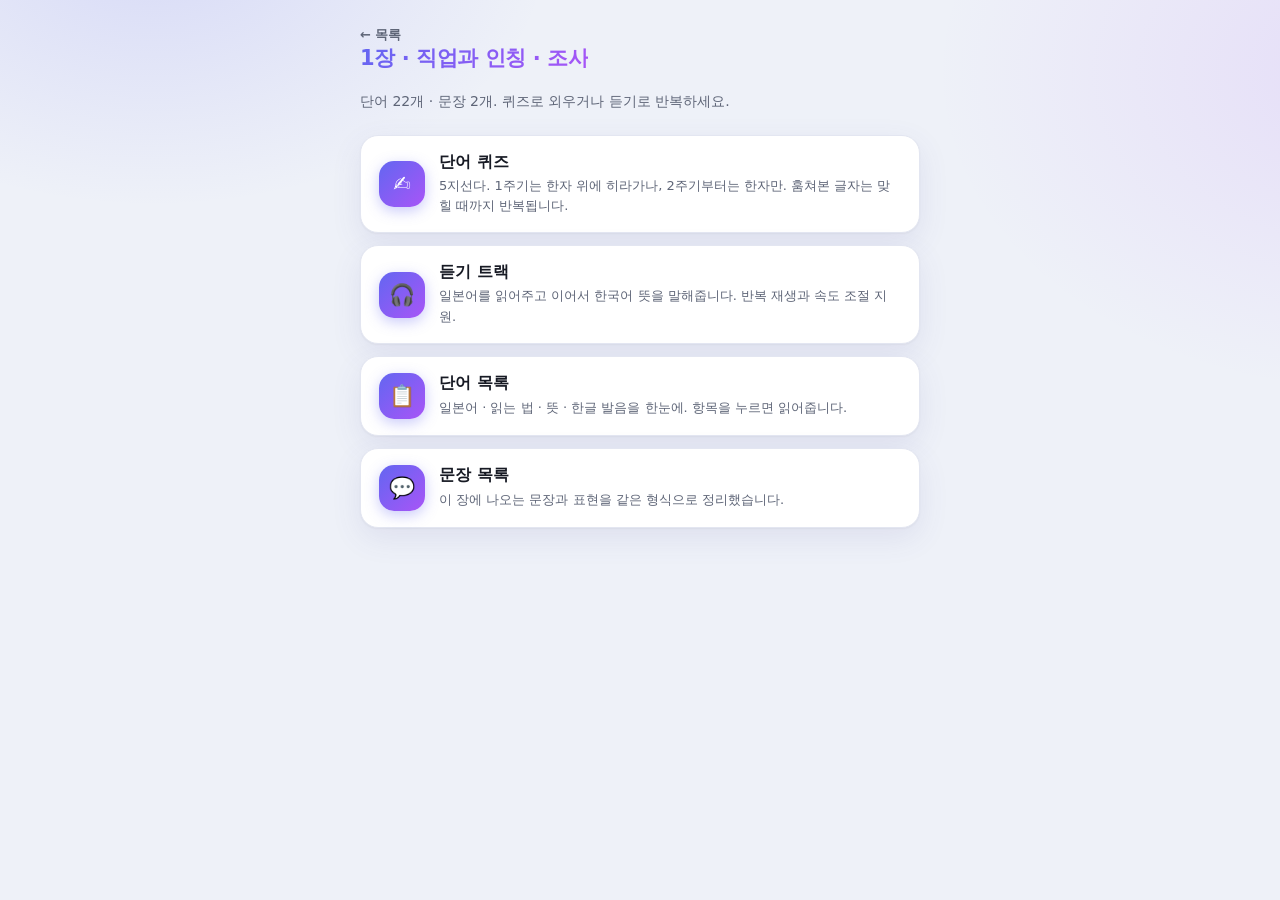
<file: ch.html>
<!DOCTYPE html>
<html lang="ko">
<head>
<meta charset="UTF-8">
<meta name="viewport" content="width=device-width, initial-scale=1">
<title>장 선택</title>
<link rel="stylesheet" href="style.css">
<link rel="manifest" href="manifest.webmanifest">
<link rel="apple-touch-icon" href="icon-192.png">
<meta name="theme-color" content="#6366f1">
<script src="app.js"></script>
</head>
<body>
<div class="wrap">
  <header>
    <div>
      <a class="back" href="index.html">← 목록</a>
      <h1 id="title">…</h1>
    </div>
  </header>

  <p class="lede" id="lede"></p>

  <div class="menu">
    <a class="entry" id="go-quiz">
      <div class="t">단어 퀴즈</div>
      <div class="d">5지선다. 1주기는 한자 위에 히라가나, 2주기부터는 한자만. 훔쳐본 글자는 맞힐 때까지 반복됩니다.</div>
    </a>
    <a class="entry" id="go-listen">
      <div class="t">듣기 트랙</div>
      <div class="d">일본어를 읽어주고 이어서 한국어 뜻을 말해줍니다. 반복 재생과 속도 조절 지원.</div>
    </a>
    <a class="entry" id="go-words">
      <div class="t">단어 목록</div>
      <div class="d">일본어 · 읽는 법 · 뜻 · 한글 발음을 한눈에. 항목을 누르면 읽어줍니다.</div>
    </a>
    <a class="entry" id="go-sentences">
      <div class="t">문장 목록</div>
      <div class="d">이 장에 나오는 문장과 표현을 같은 형식으로 정리했습니다.</div>
    </a>
  </div>
</div>

<script src="chapters.js"></script>
<script>
const chNo = new URLSearchParams(location.search).get("ch") || "1";
const chapter = CHAPTERS[chNo];
if (!chapter) {
  document.body.innerHTML = '<div class="wrap"><p class="lede">' + chNo + '장 데이터가 없습니다. <a href="index.html">목록으로</a></p></div>';
  throw new Error("no chapter " + chNo);
}
document.title = chapter.title + " · " + chapter.subtitle;
document.getElementById("title").textContent = chapter.title + " · " + chapter.subtitle;
const nSentence = chapter.items.filter(it => it.kind === "s").length;
const nRef = chapter.items.filter(it => it.quiz === false).length;
document.getElementById("lede").textContent =
  "단어 " + (chapter.items.length - nSentence) + "개 · 문장 " + nSentence + "개. 퀴즈로 외우거나 듣기로 반복하세요.";

// 읽기표는 퀴즈에서 빠지므로, 개수가 달라 보이는 이유를 미리 알려 준다
if (nRef) {
  const d = document.getElementById("go-quiz").children[1];
  d.textContent += " 시간·숫자 읽기표 " + nRef + "개는 목록·듣기에만 있고 퀴즈에서는 빠집니다.";
}
document.getElementById("go-quiz").href = "chapter.html?ch=" + chNo;
document.getElementById("go-listen").href = "listen.html?ch=" + chNo;
document.getElementById("go-words").href = "list.html?ch=" + chNo + "&kind=word";
document.getElementById("go-sentences").href = "list.html?ch=" + chNo + "&kind=sentence";
</script>
</body>
</html>
</file>
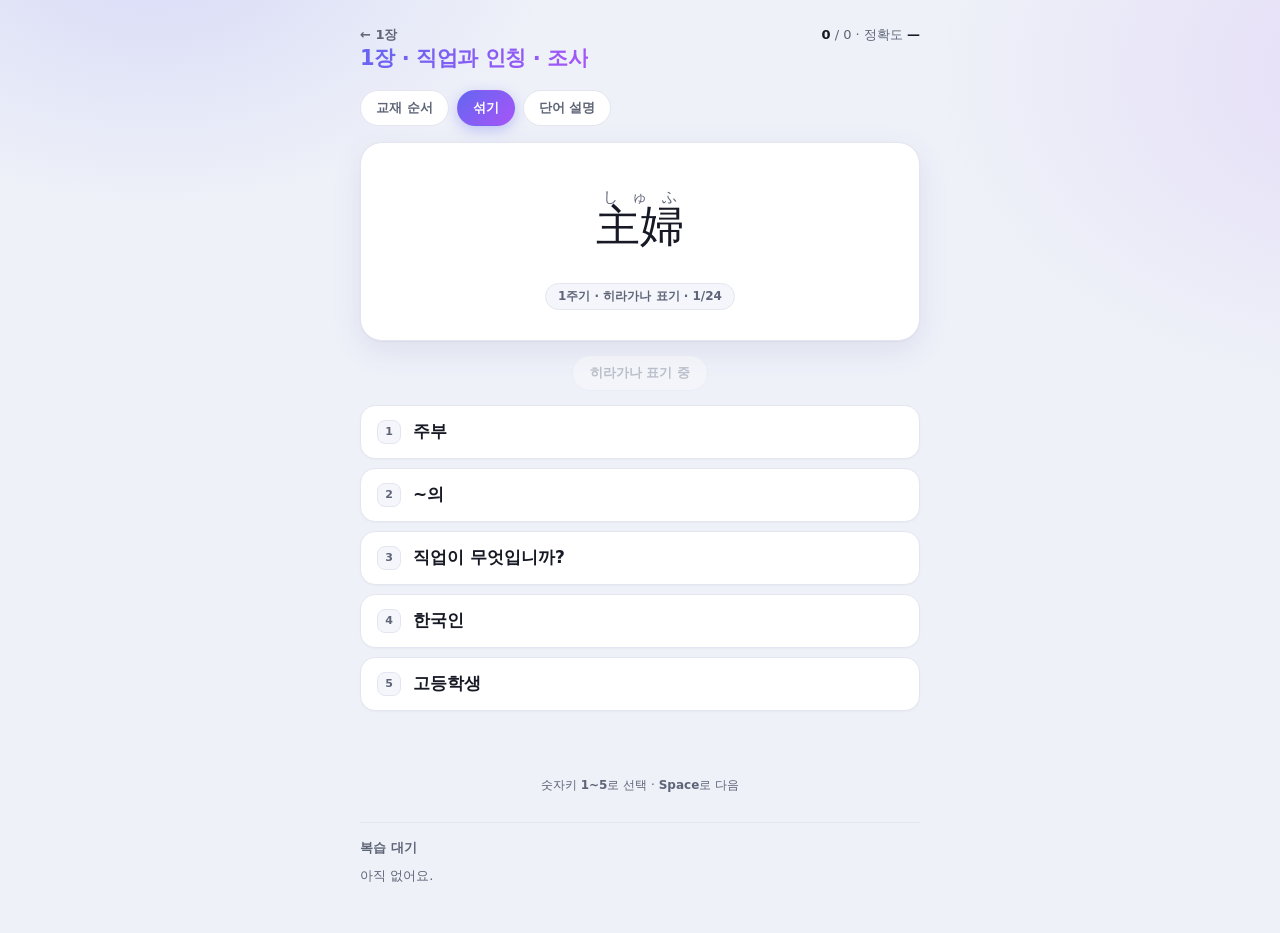
<file: chapter.html>
<!DOCTYPE html>
<html lang="ko">
<head>
<meta charset="UTF-8">
<meta name="viewport" content="width=device-width, initial-scale=1">
<title>단어 퀴즈</title>
<link rel="stylesheet" href="style.css">
<link rel="manifest" href="manifest.webmanifest">
<link rel="apple-touch-icon" href="icon-192.png">
<meta name="theme-color" content="#6366f1">
<script src="app.js"></script>
</head>
<body>
<div class="wrap">
  <header>
    <div>
      <a class="back" href="index.html" id="back">← 목록</a>
      <h1 id="title">…</h1>
    </div>
    <div class="score" id="score">0 / 0</div>
  </header>

  <div class="filters">
    <button class="chip" id="order-seq" aria-pressed="false">교재 순서</button>
    <button class="chip" id="order-shuffle" aria-pressed="true">섞기</button>
    <button class="chip" id="parts-toggle" aria-pressed="false">단어 설명</button>
  </div>

  <div id="quiz">
    <div class="card">
      <div class="word jp" id="word">…</div>
      <div class="tag" id="tag">—</div>
    </div>

    <div class="furi-bar">
      <button class="furi-btn" id="furi">히라가나 보기 (F)</button>
    </div>

    <div class="choices" id="choices"></div>
    <div class="feedback" id="feedback"></div>
    <div class="parts" id="parts" hidden></div>
    <div class="hint">숫자키 <b>1~5</b>로 선택 · <b>Space</b>로 다음</div>
  </div>

  <div id="done" hidden>
    <div class="card done">
      <div class="big">🎉</div>
      <div class="t">전부 맞혔어요</div>
      <div class="d" id="done-detail"></div>
      <button class="btn" id="again">다시 풀기</button>
    </div>
  </div>

  <div class="review">
    <h2 id="review-title">복습 대기</h2>
    <div class="misses" id="misses"><span class="empty">아직 없어요.</span></div>
  </div>
</div>

<script src="chapters.js"></script>
<script>
const $ = id => document.getElementById(id);
const shuffle = a => a.map(v => [Math.random(), v]).sort((x, y) => x[0] - y[0]).map(x => x[1]);

const chNo = new URLSearchParams(location.search).get("ch") || "1";
const chapter = CHAPTERS[chNo];
if (!chapter) {
  document.body.innerHTML = '<div class="wrap"><p class="lede">' + chNo + '장 데이터가 없습니다. <a href="index.html">목록으로</a></p></div>';
  throw new Error("no chapter " + chNo);
}
document.title = chapter.title + " · 단어 퀴즈";
$("title").textContent = chapter.title + " · " + chapter.subtitle;
$("back").href = "ch.html?ch=" + chNo;
$("back").textContent = "← " + chapter.title;

// 한자가 없는 항목(조사, あなた 등)은 후리가나 개념이 없다 — 버튼을 잠근다.
// quiz:false 인 읽기표(4時·10分 등)는 문제로 낼 것이 없으므로 보기 후보에서도 뺀다.
// id 는 교재 순서 정렬에 쓰이므로, 거르기 전에 원본 차례로 매겨 둔다.
const ITEMS = chapter.items
  .map((it, i) => ({
    ...it,
    id: i,
    reading: it.seg.map(([t, r]) => r || t).join(""),
    hasRuby: it.seg.some(([, r]) => r),
  }))
  .filter(it => it.quiz !== false);

let sequential = false; // 교재에 적힌 차례대로 낼지, 섞어서 낼지
let showParts = false;  // 문제를 풀기 전에도 단어 분해를 보여줄지
let round = 0;          // 1주기 = 후리가나 표기, 2주기 = 한자만, 3주기~ = 복습
let queue = [];
let qIndex = 0;
let current = null;
let showFuri = true;    // 이번 문제에 후리가나가 보이는가
let peeked = false;     // 가려진 상태에서 사용자가 직접 열어봤는가
let locked = false;
let advanceTimer = null;   // 자동 넘김 타이머 — 새 문제를 낼 때 반드시 취소한다
let total = 0, hits = 0;
const pending = new Map();  // 다시 풀어야 하는 항목: id -> {item, wrong, peek}

/* ── 라운드 ─────────────────────────────── */
// 교재 순서 모드에서는 chapters.js에 적은 차례를 그대로 따른다 (id 오름차순 = 원본 순서)
const inOrder = list => [...list].sort((a, b) => a.id - b.id);
const arrange = list => (sequential ? inOrder(list) : shuffle(list));

function startRound(n) {
  round = n;
  qIndex = 0;
  queue = arrange(n <= 2 ? ITEMS : [...pending.values()].map(p => p.item));
  nextQuestion();
}

function roundLabel() {
  if (round === 1) return "1주기 · 히라가나 표기";
  if (round === 2) return "2주기 · 한자만";
  return "복습 " + (round - 2) + "회차";
}

function advance() {
  qIndex++;
  if (qIndex < queue.length) { nextQuestion(); return; }
  if (round === 1) { startRound(2); return; }
  // 2주기 이후로는 틀렸거나 훔쳐본 항목이 다 없어질 때까지 반복한다
  if (pending.size) { startRound(round + 1); return; }
  finish();
}

/* ── 문제 ───────────────────────────────── */
function nextQuestion() {
  clearTimeout(advanceTimer);   // 이전 문제의 타이머가 남아 있으면 다음 문제를 곧장 넘겨버린다
  current = queue[qIndex];
  locked = false;
  peeked = false;
  showFuri = (round === 1);

  renderWord();
  renderParts(false);
  $("tag").textContent = roundLabel() + " · " + (qIndex + 1) + "/" + queue.length;
  $("feedback").innerHTML = "";

  const btn = $("furi");
  btn.disabled = !current.hasRuby || round === 1;
  btn.classList.remove("peeked");
  btn.textContent = current.hasRuby
    ? (showFuri ? "히라가나 표기 중" : "히라가나 보기 (F)")
    : "한자 없음";

  const box = $("choices");
  box.innerHTML = "";
  makeChoices(current).forEach((c, i) => {
    const b = document.createElement("button");
    b.className = "choice";
    b.innerHTML = '<span class="num">' + (i + 1) + '</span><span></span>';
    b.lastChild.textContent = c.ko;
    b.dataset.ko = c.ko;
    b.onclick = () => answer(c, b);
    box.appendChild(b);
  });
}

function renderWord() {
  const el = $("word");
  el.innerHTML = current.seg.map(([t, r]) =>
    r ? '<ruby>' + t + '<rt class="' + (showFuri ? "" : "off") + '">' + r + '</rt></ruby>' : t
  ).join("");
  el.classList.toggle("long", current.reading.length > 8);
}

/*
 * 단어 분해. 정답을 맞힌 뒤(reveal)에는 늘 보여주고, 문제를 푸는 중에는
 * "단어 설명"을 켜 둔 동안에만 보여준다 — 켜 두면 뜻이 먼저 보여 힌트가 되기 때문이다.
 */
function renderParts(reveal) {
  const box = $("parts");
  const parts = current.parts;
  if (!parts || !parts.length || !(showParts || reveal)) { box.hidden = true; return; }

  box.hidden = false;
  box.innerHTML = "";
  // 읽기가 하나도 없으면 그 열은 아예 만들지 않는다. 빈 칸을 자리만 잡아두면 뜻이 멀리 밀려난다.
  const hasReading = parts.some(p => p[1]);
  box.style.gridTemplateColumns = hasReading ? "auto auto 1fr" : "auto 1fr";

  for (const [surface, reading, meaning] of parts) {
    // .part 는 display:contents — 조각들이 바깥 격자에 직접 놓여야 행끼리 열이 맞는다
    const row = document.createElement("div");
    row.className = "part";
    row.appendChild(cell("s jp", surface));
    if (hasReading) row.appendChild(cell("rd jp", reading));
    row.appendChild(cell("mn", meaning));
    box.appendChild(row);
  }

  function cell(cls, text) {
    const el = document.createElement("span");
    el.className = cls;
    el.textContent = text;
    return el;
  }
}

function makeChoices(answerItem) {
  const others = shuffle(ITEMS.filter(x => x.ko !== answerItem.ko));
  return shuffle([answerItem, ...others.slice(0, 4)]);
}

function peek() {
  if (locked || showFuri || !current.hasRuby) return;
  showFuri = true;
  peeked = true;
  renderWord();
  const btn = $("furi");
  btn.disabled = true;
  btn.classList.add("peeked");
  btn.textContent = "봤으니 맞힐 때까지 반복";
}

function answer(choice, btn) {
  if (locked) return;
  locked = true;
  total++;

  const correct = choice.ko === current.ko;
  if (correct) hits++;
  if (!showFuri) { showFuri = true; renderWord(); }   // 정답 공개 시 읽는 법도 같이 보여준다
  $("furi").disabled = true;

  if (correct && !peeked) {
    pending.delete(current.id);
  } else {
    const p = pending.get(current.id) || { item: current, wrong: 0, peek: 0 };
    if (!correct) p.wrong++;
    if (peeked) p.peek++;
    pending.set(current.id, p);
  }

  for (const b of $("choices").children) {
    b.disabled = true;
    if (b.dataset.ko === current.ko) b.classList.add("correct");
    else if (b === btn) b.classList.add("wrong");
    else b.classList.add("dim");
  }

  const head = correct
    ? (peeked ? '<span class="hit">정답</span> — 다만 히라가나를 봤으니 한 번 더 나옵니다.'
              : '<span class="hit">정답!</span>')
    : '<span class="miss">아쉬워요.</span>';
  $("feedback").innerHTML = head + " " + current.reading + " = " + current.ko +
    (current.note ? '<span class="note">' + current.note + '</span>' : "");

  renderParts(true);
  renderScore();
  renderPending();
  advanceTimer = setTimeout(() => { if (locked) advance(); }, correct && !peeked ? 800 : 1900);
}

/* ── 표시 ───────────────────────────────── */
function renderScore() {
  const acc = total ? Math.round((hits / total) * 100) + "%" : "—";
  $("score").innerHTML = "<b>" + hits + "</b> / " + total + " · 정확도 <b>" + acc + "</b>";
}

function renderPending() {
  const box = $("misses");
  $("review-title").textContent = "복습 대기 " + (pending.size ? "(" + pending.size + ")" : "");
  if (!pending.size) { box.innerHTML = '<span class="empty">아직 없어요.</span>'; return; }
  box.innerHTML = "";
  for (const { item, wrong, peek } of [...pending.values()].sort((a, b) => (b.wrong + b.peek) - (a.wrong + a.peek))) {
    const el = document.createElement("div");
    el.className = "miss-item";
    const marks = [];
    if (wrong) marks.push("오답×" + wrong);
    if (peek) marks.push("훔쳐봄×" + peek);
    el.innerHTML = '<span class="k jp"></span><span class="r"></span><span class="c"></span>';
    el.children[0].textContent = item.seg.map(s => s[0]).join("");
    el.children[1].textContent = item.ko;
    el.children[2].textContent = marks.join(" ");
    box.appendChild(el);
  }
}

function finish() {
  $("quiz").hidden = true;
  $("done").hidden = false;
  $("done-detail").textContent =
    chapter.items.length + "개 항목을 " + round + "주기 만에 끝냈어요. " +
    "총 " + total + "문제 중 " + hits + "개 정답.";
}

/* ── 출제 순서 ──────────────────────────── */
function setOrder(seq) {
  sequential = seq;
  try { localStorage.setItem("chapterOrder", seq ? "seq" : "shuffle"); } catch {}
  $("order-seq").setAttribute("aria-pressed", seq);
  $("order-shuffle").setAttribute("aria-pressed", !seq);
  // 풀던 문제는 그대로 두고, 아직 안 나온 뒷부분만 새 순서로 다시 깐다
  if (queue.length) {
    queue = queue.slice(0, qIndex + 1).concat(arrange(queue.slice(qIndex + 1)));
  }
}

$("order-seq").onclick = () => setOrder(true);
$("order-shuffle").onclick = () => setOrder(false);

$("parts-toggle").onclick = () => {
  showParts = !showParts;
  try { localStorage.setItem("showParts", showParts ? "1" : "0"); } catch {}
  $("parts-toggle").setAttribute("aria-pressed", showParts);
  renderParts(locked);   // 이미 답한 문제라면 계속 보이게 둔다
};

$("furi").onclick = peek;
$("again").onclick = () => {
  $("quiz").hidden = false;
  $("done").hidden = true;
  total = 0; hits = 0;
  pending.clear();
  renderScore();
  renderPending();
  startRound(1);
};

document.addEventListener("keydown", e => {
  if (e.key >= "1" && e.key <= "5") {
    const b = $("choices").children[+e.key - 1];
    if (b && !b.disabled) b.click();
  } else if (e.key === "f" || e.key === "F") {
    peek();
  } else if (e.code === "Space") {
    e.preventDefault();
    if (locked) { locked = false; advance(); }   // 답하기 전엔 건너뛸 수 없다
  }
});

renderScore();
renderPending();
try {
  sequential = localStorage.getItem("chapterOrder") === "seq";
  showParts = localStorage.getItem("showParts") === "1";
} catch { /* 저장소가 막혀 있어도 기본값으로 돌아간다 */ }
$("order-seq").setAttribute("aria-pressed", sequential);
$("order-shuffle").setAttribute("aria-pressed", !sequential);
$("parts-toggle").setAttribute("aria-pressed", showParts);
startRound(1);
</script>
</body>
</html>
</file>
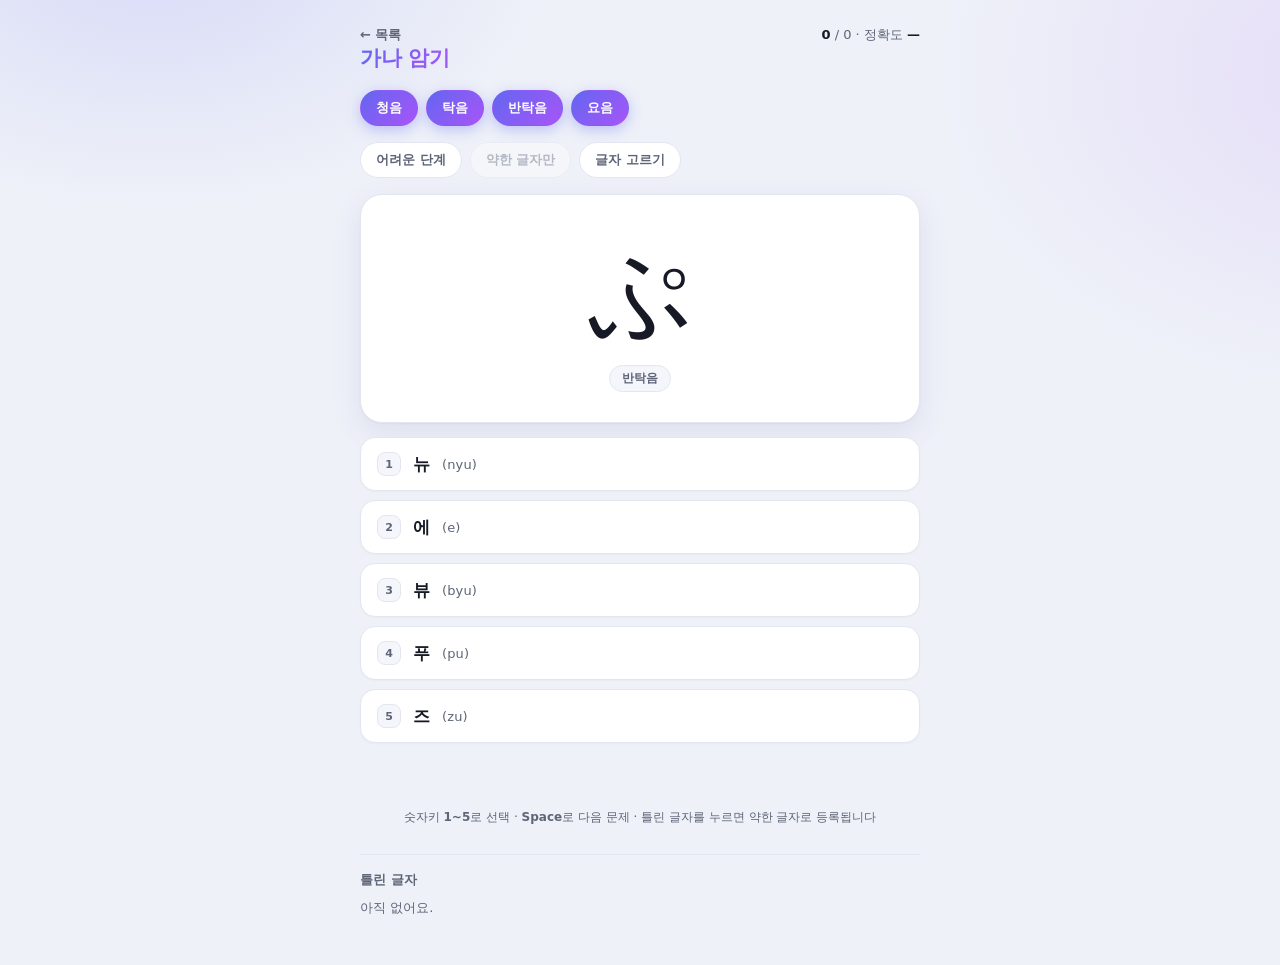
<file: kana.html>
<!DOCTYPE html>
<html lang="ko">
<head>
<meta charset="UTF-8">
<meta name="viewport" content="width=device-width, initial-scale=1">
<title>가나 암기</title>
<link rel="stylesheet" href="style.css">
<link rel="manifest" href="manifest.webmanifest">
<link rel="apple-touch-icon" href="icon-192.png">
<meta name="theme-color" content="#6366f1">
<script src="app.js"></script>
</head>
<body>
<div class="wrap">
  <header>
    <div>
      <a class="back" href="index.html">← 목록</a>
      <h1>가나 암기</h1>
    </div>
    <div class="score" id="score">0 / 0 · 정확도 —</div>
  </header>

  <div class="filters" id="filters"></div>

  <div class="filters">
    <button class="chip" id="hard-mode" aria-pressed="false">어려운 단계</button>
    <button class="chip" id="weak-only" aria-pressed="false">약한 글자만</button>
    <button class="chip" id="picker-toggle">글자 고르기</button>
  </div>

  <div class="filters" id="stage-bar" hidden>
    <button class="chip stage" data-stage="0">1단계</button>
    <button class="chip stage" data-stage="1">2단계</button>
    <button class="chip stage" data-stage="2">3단계</button>
    <button class="chip stage" data-stage="top">최고 단계</button>
    <button class="mini" id="reshuffle" hidden>새로 섞기</button>
  </div>

  <div class="picker" id="picker" hidden>
    <div id="picker-groups"></div>
    <div class="picker-foot">
      <button class="mini" id="add-misses">틀린 글자 전부 추가</button>
      <button class="mini" id="clear-weak">전체 해제</button>
    </div>
  </div>

  <div class="card">
    <div class="kana jp" id="kana">…</div>
    <div class="timebar" id="timebar" hidden><div class="fill" id="timefill"></div></div>
    <div class="tag" id="tag">—</div>
  </div>

  <div class="choices" id="choices"></div>
  <div class="feedback" id="feedback"></div>
  <div class="hint">숫자키 <b>1~5</b>로 선택 · <b>Space</b>로 다음 문제 · 틀린 글자를 누르면 약한 글자로 등록됩니다</div>

  <div class="review">
    <h2>틀린 글자</h2>
    <div class="misses" id="misses"><span class="empty">아직 없어요.</span></div>
  </div>
</div>

<script>
const KANA = [
  // 청음
  ...[["あ","a","아"],["い","i","이"],["う","u","우"],["え","e","에"],["お","o","오"],
      ["か","ka","카"],["き","ki","키"],["く","ku","쿠"],["け","ke","케"],["こ","ko","코"],
      ["さ","sa","사"],["し","shi","시"],["す","su","스"],["せ","se","세"],["そ","so","소"],
      ["た","ta","타"],["ち","chi","치"],["つ","tsu","츠"],["て","te","테"],["と","to","토"],
      ["な","na","나"],["に","ni","니"],["ぬ","nu","누"],["ね","ne","네"],["の","no","노"],
      ["は","ha","하"],["ひ","hi","히"],["ふ","fu","후"],["へ","he","헤"],["ほ","ho","호"],
      ["ま","ma","마"],["み","mi","미"],["む","mu","무"],["め","me","메"],["も","mo","모"],
      ["や","ya","야"],["ゆ","yu","유"],["よ","yo","요"],
      ["ら","ra","라"],["り","ri","리"],["る","ru","루"],["れ","re","레"],["ろ","ro","로"],
      ["わ","wa","와"],["を","wo","오"],["ん","n","응"]].map(x => mk(x, "청음")),
  // 탁음
  ...[["が","ga","가"],["ぎ","gi","기"],["ぐ","gu","구"],["げ","ge","게"],["ご","go","고"],
      ["ざ","za","자"],["じ","ji","지"],["ず","zu","즈"],["ぜ","ze","제"],["ぞ","zo","조"],
      ["だ","da","다"],["ぢ","ji","지"],["づ","zu","즈"],["で","de","데"],["ど","do","도"],
      ["ば","ba","바"],["び","bi","비"],["ぶ","bu","부"],["べ","be","베"],["ぼ","bo","보"]].map(x => mk(x, "탁음")),
  // 반탁음
  ...[["ぱ","pa","파"],["ぴ","pi","피"],["ぷ","pu","푸"],["ぺ","pe","페"],["ぽ","po","포"]].map(x => mk(x, "반탁음")),
  // 요음
  ...[["きゃ","kya","캬"],["きゅ","kyu","큐"],["きょ","kyo","쿄"],
      ["しゃ","sha","샤"],["しゅ","shu","슈"],["しょ","sho","쇼"],
      ["ちゃ","cha","차"],["ちゅ","chu","추"],["ちょ","cho","초"],
      ["にゃ","nya","냐"],["にゅ","nyu","뉴"],["にょ","nyo","뇨"],
      ["ひゃ","hya","햐"],["ひゅ","hyu","휴"],["ひょ","hyo","효"],
      ["みゃ","mya","먀"],["みゅ","myu","뮤"],["みょ","myo","묘"],
      ["りゃ","rya","랴"],["りゅ","ryu","류"],["りょ","ryo","료"],
      ["ぎゃ","gya","갸"],["ぎゅ","gyu","규"],["ぎょ","gyo","교"],
      ["じゃ","ja","자"],["じゅ","ju","주"],["じょ","jo","조"],
      ["びゃ","bya","뱌"],["びゅ","byu","뷰"],["びょ","byo","뵤"],
      ["ぴゃ","pya","퍄"],["ぴゅ","pyu","퓨"],["ぴょ","pyo","표"]].map(x => mk(x, "요음")),
];

// 자음 행(row)과 모음(vowel)을 로마자에서 뽑아둔다. 헷갈리는 보기를 고르는 데 쓴다.
function mk([kana, romaji, ko], type) {
  const vowel = romaji === "n" ? "n" : romaji.slice(-1);
  const row = romaji === "n" ? "n" : (romaji.replace(/[aiueo]+$/, "") || "vowel");
  return { kana, romaji, ko, type, row, vowel };
}

const TYPES = ["청음", "탁음", "반탁음", "요음"];
const enabled = new Set(TYPES);

const $ = id => document.getElementById(id);
const shuffle = a => a.map(v => [Math.random(), v]).sort((x, y) => x[0] - y[0]).map(x => x[1]);

// 어려운 단계 — 요음·탁음·반탁음 전부에, 자주 헷갈리는 청음 14자(라행 + け·は·ひ·ふ·き·う·て·ち·さ)를 더한 범위
const HARD_EXTRA = new Set(["ら", "り", "る", "れ", "ろ", "け", "は", "ひ", "ふ", "き", "う", "て", "ち", "さ"]);
const hardPool = () => KANA.filter(k => k.type !== "청음" || HARD_EXTRA.has(k.kana));
let hardMode = false;
try { hardMode = localStorage.getItem("kanaLevel") === "hard"; } catch {}

/*
 * 어려운 단계는 72자를 무작위로 24자씩 1·2·3단계로 나눠 진행한다.
 * 분할과 단계 완료 여부를 저장해 두므로, 1단계만 끝내고 앱을 껐다가 나중에 이어서 할 수 있다.
 * 문제마다 5초 제한이 있고, 5초 안에 정답을 고르지 못한 글자는 slow 목록에 쌓인다.
 * "최고 단계"는 그 목록만 출제하며, 목록에서 빠지는 길은 1~3단계에서 5초 내 정답뿐이다.
 */
const HS_KEY = "hardStages";
const SLOW_KEY = "slowKana";
const SEC_LIMIT = 5000;

function makeSplit() {
  const p = shuffle(hardPool().map(k => k.kana));
  return { split: [p.slice(0, 24), p.slice(24, 48), p.slice(48, 72)], done: [false, false, false] };
}

function loadStages() {
  // 저장된 분할이 현재 출제 범위와 정확히 같은 72자일 때만 신뢰한다 (범위를 고치면 자동으로 새로 섞임)
  const want = hardPool().map(k => k.kana).sort().join("");
  try {
    const v = JSON.parse(localStorage.getItem(HS_KEY));
    if (v && Array.isArray(v.split) && v.split.length === 3 && Array.isArray(v.done) &&
        v.split.every(s => Array.isArray(s)) && v.split.flat().sort().join("") === want)
      return { split: v.split, done: [0, 1, 2].map(i => !!v.done[i]) };
  } catch {}
  return makeSplit();
}

let hs = loadStages();
function saveStages() { try { localStorage.setItem(HS_KEY, JSON.stringify(hs)); } catch {} }
saveStages();   // 새로 섞였다면 바로 고정해 둔다 — 중간에 껐다 켜도 같은 분할이어야 하므로

let stage = null;       // 0·1·2 또는 "top", 어려운 단계가 꺼져 있으면 null
let stageQueue = [];    // 이번 단계에서 낼 글자들 (한 글자씩 한 번만)
let stagePos = 0;
let runFast = 0, runTotal = 0;   // 이번 단계 런의 5초 내 정답 통계

// 저장된 값은 남의 손을 탄 데이터로 취급한다. 배열이 아니거나 표에 없는 글자가 들어와도
// new Set(...)에서 터지거나 빈 목록으로 모드가 켜지지 않도록 여기서 걸러낸다.
function loadKanaList(key) {
  const known = new Set(KANA.map(k => k.kana));
  try {
    const raw = JSON.parse(localStorage.getItem(key));
    return Array.isArray(raw) ? raw.filter(x => known.has(x)) : [];
  } catch {
    return [];   // 사생활 보호 모드 등에서 접근이 막혀도 퀴즈는 돌아가야 한다
  }
}

// 약한 글자 — 사용자가 직접 고른 집중 연습 대상. 새로고침해도 남도록 저장한다.
const WEAK_KEY = "weakKana";
const weak = new Set(loadKanaList(WEAK_KEY));
let weakOnly = false;
function saveWeak() {
  try { localStorage.setItem(WEAK_KEY, JSON.stringify([...weak])); }
  catch { /* 저장 못 해도 이번 세션 동안은 동작한다 */ }
}

// 5초 안에 정답을 못 고른 글자들 — "최고 단계"의 출제 범위
const slow = new Set(loadKanaList(SLOW_KEY));
function saveSlow() { try { localStorage.setItem(SLOW_KEY, JSON.stringify([...slow])); } catch {} }

let current = null;
let locked = false;
let advanceTimer = null;   // 자동으로 다음 문제로 넘기는 타이머 (next()에서 반드시 취소한다)
let total = 0, hits = 0;
const misses = new Map(); // kana -> {entry, count}

function buildFilters() {
  $("filters").innerHTML = "";
  for (const t of TYPES) {
    const b = document.createElement("button");
    b.className = "chip";
    b.textContent = t;
    b.setAttribute("aria-pressed", enabled.has(t));
    b.onclick = () => {
      if (enabled.has(t)) {
        if (enabled.size === 1) return; // 최소 한 종류는 켜둔다
        enabled.delete(t);
      } else {
        enabled.add(t);
      }
      b.setAttribute("aria-pressed", enabled.has(t));
      next();
    };
    $("filters").appendChild(b);
  }
}

function pool() {
  let base;
  if (weakOnly)       base = KANA.filter(k => weak.has(k.kana));
  else if (hardMode)  base = KANA.filter(k => k.type !== "청음" || HARD_EXTRA.has(k.kana));
  else                base = KANA.filter(k => enabled.has(k.type));
  return base.length ? base : KANA;   // 어떤 경우에도 빈 출제 범위로 떨어지지 않게
}

function makeChoices(answer) {
  // 같은 한글 발음(じ/ぢ, ず/づ, お/を 등)은 보기에서 제외 — 정답이 둘이 되면 안 된다
  const seen = new Set([answer.ko]);
  const uniq = [];
  for (const k of KANA) {
    if (seen.has(k.ko)) continue;
    seen.add(k.ko);
    uniq.push(k);
  }
  const similar = shuffle(uniq.filter(k => k.row === answer.row || k.vowel === answer.vowel));
  const rest = shuffle(uniq.filter(k => !similar.includes(k)));
  const picked = [...similar.slice(0, 3), ...rest].slice(0, 4);
  return shuffle([answer, ...picked]);
}

/* ── 5초 타이머 ─────────────────────────── */
let qStart = 0, overTimer = null;

function startTimer() {
  const bar = $("timebar"), fill = $("timefill");
  bar.hidden = false;
  bar.classList.remove("over");
  fill.style.transition = "none";
  fill.style.width = "100%";
  void fill.offsetWidth;                       // 강제 리플로 — 없으면 전환이 생략된다
  fill.style.transition = "width " + SEC_LIMIT + "ms linear";
  fill.style.width = "0%";
  qStart = Date.now();
  clearTimeout(overTimer);
  overTimer = setTimeout(() => bar.classList.add("over"), SEC_LIMIT);
}

function stopTimer(freeze) {
  clearTimeout(overTimer);
  const bar = $("timebar"), fill = $("timefill");
  if (freeze && !bar.hidden) {
    fill.style.width = getComputedStyle(fill).width;   // 답한 순간의 위치에서 멈춘다
    fill.style.transition = "none";
  } else if (!freeze) {
    bar.hidden = true;
  }
}

function renderChoices() {
  const box = $("choices");
  box.innerHTML = "";
  makeChoices(current).forEach((c, i) => {
    const b = document.createElement("button");
    b.className = "choice";
    b.innerHTML = `<span class="num">${i + 1}</span><span>${c.ko}</span><span class="romaji">${c.romaji}</span>`;
    b.onclick = () => answer(c, b);
    b.dataset.ko = c.ko;
    box.appendChild(b);
  });
}

function next() {
  clearTimeout(advanceTimer);   // 이전 문제의 타이머가 살아 있으면 다음 문제를 곧장 넘겨버린다
  stopTimer(false);
  if (hardMode) { nextHard(); return; }

  const p = pool();
  current = p[Math.floor(Math.random() * p.length)];
  locked = false;
  $("kana").textContent = current.kana;
  $("tag").textContent = current.type;
  $("feedback").innerHTML = "";
  renderChoices();
}

/* ── 어려운 단계 진행 ────────────────────── */
const stageLabel = () => stage === "top" ? "최고 단계" : (stage + 1) + "단계";

function nextHard() {
  if (stage === null) {   // 세 단계를 모두 끝낸 채 들어온 상태
    renderStageDone("모든 단계 완료", "새로 섞기를 누르면 72자를 다시 24자씩 나눠 새 사이클을 시작합니다.");
    return;
  }
  if (stagePos >= stageQueue.length) {
    if (stage !== "top" && !hs.done[stage]) { hs.done[stage] = true; saveStages(); }
    renderStageDone(stageLabel() + " 완료",
      "5초 내 정답 " + runFast + "/" + runTotal + " · 최고 단계 대기 " + slow.size + "자");
    refresh();
    return;
  }
  current = stageQueue[stagePos];
  locked = false;
  $("kana").textContent = current.kana;
  $("tag").textContent = stageLabel() + " · " + (stagePos + 1) + "/" + stageQueue.length + " · " + current.type;
  $("feedback").innerHTML = "";
  renderChoices();
  startTimer();
}

function renderStageDone(title, detail) {
  locked = true;
  current = null;
  $("kana").textContent = "✓";
  $("tag").textContent = title;
  $("choices").innerHTML = "";
  $("feedback").textContent = detail;
  $("timebar").hidden = true;
}

function selectStage(i) {
  stage = i;
  const kanas = i === "top" ? [...slow] : hs.split[i];
  stageQueue = shuffle(kanas.map(k => BY_KANA.get(k)));
  stagePos = 0;
  runFast = 0;
  runTotal = 0;
  refresh();
  next();
}

// 어려운 단계에 들어오면 아직 안 끝낸 첫 단계부터 이어서 한다
function enterHard() {
  const i = hs.done.findIndex(d => !d);
  if (i === -1) { stage = null; refresh(); next(); }
  else selectStage(i);
}

function answer(choice, btn) {
  if (locked) return;
  locked = true;
  const elapsed = Date.now() - qStart;
  stopTimer(true);
  total++;

  const correct = choice.ko === current.ko;
  if (correct) hits++;
  else {
    const m = misses.get(current.kana) || { entry: current, count: 0 };
    m.count++;
    misses.set(current.kana, m);
  }

  // 5초 판정 — 최고 단계는 연습일 뿐, 목록에서 빼주는 건 1~3단계에서 5초 내 정답뿐이다
  let quick = correct;
  let extra = "";
  if (hardMode) {
    const fast = correct && elapsed <= SEC_LIMIT;
    const sec = " · " + (elapsed / 1000).toFixed(1) + "초";
    quick = fast;
    runTotal++;
    if (fast) runFast++;
    if (stage === "top") {
      extra = sec;
    } else if (fast) {
      extra = sec + (slow.has(current.kana) ? " · 최고 단계에서 제거!" : "");
      if (slow.delete(current.kana)) saveSlow();
    } else {
      extra = sec + " · ⏱ 최고 단계에 저장";
      slow.add(current.kana);
      saveSlow();
    }
    stagePos++;
  }

  for (const b of $("choices").children) {
    b.disabled = true;
    if (b.dataset.ko === current.ko) b.classList.add("correct");
    else if (b === btn) b.classList.add("wrong");
    else b.classList.add("dim");
  }

  $("feedback").innerHTML = (correct
    ? `<span class="hit">정답!</span> ${current.kana} = ${current.ko} (${current.romaji})`
    : `<span class="miss">아쉬워요.</span> ${current.kana} = ${current.ko} (${current.romaji})`) + extra;

  renderScore();
  refresh();
  advanceTimer = setTimeout(() => { if (locked) next(); }, quick ? 700 : 1600);
}

function renderScore() {
  const acc = total ? Math.round((hits / total) * 100) + "%" : "—";
  $("score").innerHTML = `<b>${hits}</b> / ${total} · 정확도 <b>${acc}</b>`;
}

function renderMisses() {
  const box = $("misses");
  if (!misses.size) { box.innerHTML = '<span class="empty">아직 없어요.</span>'; return; }
  box.innerHTML = "";
  for (const { entry, count } of [...misses.values()].sort((a, b) => b.count - a.count)) {
    // 틀린 글자를 눌러 바로 약한 글자로 등록/해제할 수 있게 한다
    const el = document.createElement("button");
    el.className = "miss-item";
    el.title = "눌러서 약한 글자로 등록";
    el.setAttribute("aria-pressed", weak.has(entry.kana));
    el.innerHTML = `<span class="k jp">${entry.kana}</span><span class="r">${entry.ko}</span>` +
      (count > 1 ? `<span class="c">×${count}</span>` : "") + `<span class="star">★</span>`;
    el.onclick = () => {
      if (weak.has(entry.kana)) weak.delete(entry.kana); else weak.add(entry.kana);
      saveWeak();
      refresh();
    };
    box.appendChild(el);
  }
}

/* ── 약한 글자 고르기 ───────────────────── */
/*
 * 오십음도 배치. 행(가로)과 단(세로)을 맞춰야 눈으로 훑기 쉬우므로 순서를 코드로 유도하지 않고
 * 표 그대로 적어 둔다. null 은 실제로 없는 칸(や행의 い·え 등)이고, 그 자리는 빈칸으로 비워 정렬을 지킨다.
 * 요음은 단이 ゃ·ゅ·ょ 셋뿐이라 열을 따로 잡는다.
 */
const PICKER_LAYOUT = [
  { type: "청음", cols: ["あ", "い", "う", "え", "お"], rows: [
    ["あ", ["あ", "い", "う", "え", "お"]],
    ["か", ["か", "き", "く", "け", "こ"]],
    ["さ", ["さ", "し", "す", "せ", "そ"]],
    ["た", ["た", "ち", "つ", "て", "と"]],
    ["な", ["な", "に", "ぬ", "ね", "の"]],
    ["は", ["は", "ひ", "ふ", "へ", "ほ"]],
    ["ま", ["ま", "み", "む", "め", "も"]],
    ["や", ["や", null, "ゆ", null, "よ"]],
    ["ら", ["ら", "り", "る", "れ", "ろ"]],
    ["わ", ["わ", null, null, null, "を"]],
    ["ん", ["ん", null, null, null, null]],
  ]},
  { type: "탁음", cols: ["あ", "い", "う", "え", "お"], rows: [
    ["が", ["が", "ぎ", "ぐ", "げ", "ご"]],
    ["ざ", ["ざ", "じ", "ず", "ぜ", "ぞ"]],
    ["だ", ["だ", "ぢ", "づ", "で", "ど"]],
    ["ば", ["ば", "び", "ぶ", "べ", "ぼ"]],
  ]},
  { type: "반탁음", cols: ["あ", "い", "う", "え", "お"], rows: [
    ["ぱ", ["ぱ", "ぴ", "ぷ", "ぺ", "ぽ"]],
  ]},
  { type: "요음", cols: ["ゃ", "ゅ", "ょ"], rows: [
    ["き", ["きゃ", "きゅ", "きょ"]],
    ["し", ["しゃ", "しゅ", "しょ"]],
    ["ち", ["ちゃ", "ちゅ", "ちょ"]],
    ["に", ["にゃ", "にゅ", "にょ"]],
    ["ひ", ["ひゃ", "ひゅ", "ひょ"]],
    ["み", ["みゃ", "みゅ", "みょ"]],
    ["り", ["りゃ", "りゅ", "りょ"]],
    ["ぎ", ["ぎゃ", "ぎゅ", "ぎょ"]],
    ["じ", ["じゃ", "じゅ", "じょ"]],
    ["び", ["びゃ", "びゅ", "びょ"]],
    ["ぴ", ["ぴゃ", "ぴゅ", "ぴょ"]],
  ]},
];

const BY_KANA = new Map(KANA.map(k => [k.kana, k]));

function buildPicker() {
  const host = $("picker-groups");
  host.innerHTML = "";

  const cellDiv = (cls, text) => {
    const el = document.createElement("div");
    el.className = cls;
    el.textContent = text;
    return el;
  };

  for (const { type, cols, rows } of PICKER_LAYOUT) {
    const group = document.createElement("div");
    group.className = "picker-group";
    const h = document.createElement("h3");
    h.textContent = type;
    group.appendChild(h);

    const table = document.createElement("div");
    table.className = "gyo-table";
    table.style.gridTemplateColumns = "26px repeat(" + cols.length + ", 1fr)";

    table.appendChild(cellDiv("col-head", ""));                 // 행 이름 열의 머리 — 비워 둔다
    for (const c of cols) table.appendChild(cellDiv("col-head", c));

    for (const [label, kanas] of rows) {
      table.appendChild(cellDiv("gyo-label jp", label));
      for (const kana of kanas) {
        if (!kana) { table.appendChild(cellDiv("gap", "")); continue; }
        const k = BY_KANA.get(kana);
        const cell = document.createElement("button");
        cell.className = "kana-cell";
        cell.setAttribute("aria-pressed", weak.has(k.kana));
        cell.innerHTML = '<span class="k jp"></span><span class="r"></span>';
        cell.children[0].textContent = k.kana;
        cell.children[1].textContent = k.ko;
        cell.onclick = () => {
          if (weak.has(k.kana)) weak.delete(k.kana); else weak.add(k.kana);
          saveWeak();
          refresh();
        };
        table.appendChild(cell);
      }
    }
    group.appendChild(table);
    host.appendChild(group);
  }
}

/*
 * weak / weakOnly / misses 를 비추는 UI는 세 군데(칩, 고르기 패널, 틀린 글자 목록)에 흩어져 있다.
 * 상태를 바꾼 곳마다 필요한 것만 골라 갱신하면 반드시 한 군데가 어긋나므로,
 * 바꾼 뒤에는 예외 없이 refresh() 하나만 부른다.
 */
function refresh() {
  if (weakOnly && !weak.size) weakOnly = false;   // 다 지우면 자동으로 전체 출제로 돌아간다

  const chip = $("weak-only");
  chip.textContent = weak.size ? "약한 글자만 (" + weak.size + ")" : "약한 글자만";
  chip.disabled = !weak.size;
  chip.setAttribute("aria-pressed", weakOnly);
  $("hard-mode").setAttribute("aria-pressed", hardMode);

  const lockTypes = weakOnly || hardMode;         // 두 모드 모두 종류 필터를 무시한다
  for (const b of $("filters").children) {
    b.disabled = lockTypes;
    b.style.opacity = lockTypes ? .4 : 1;
  }
  $("add-misses").disabled = !misses.size;

  for (const cell of $("picker-groups").querySelectorAll(".kana-cell")) {
    cell.setAttribute("aria-pressed", weak.has(cell.children[0].textContent));
  }
  renderStageBar();
  renderMisses();
}

function renderStageBar() {
  const bar = $("stage-bar");
  bar.hidden = !hardMode;
  if (!hardMode) return;
  for (const b of bar.querySelectorAll(".stage")) {
    const s = b.dataset.stage;
    if (s === "top") {
      b.textContent = "최고 단계 (" + slow.size + ")";
      b.disabled = !slow.size;
      b.setAttribute("aria-pressed", stage === "top");
    } else {
      b.textContent = (+s + 1) + "단계" + (hs.done[+s] ? " ✓" : "");
      b.setAttribute("aria-pressed", stage === +s);
    }
  }
  $("reshuffle").hidden = !hs.done.every(Boolean);
}

// 두 모드는 출제 범위를 서로 다르게 정의하므로 동시에 켤 수 없다 — 켜는 쪽이 이긴다
$("hard-mode").onclick = () => {
  hardMode = !hardMode;
  if (hardMode) weakOnly = false;
  try { localStorage.setItem("kanaLevel", hardMode ? "hard" : "all"); } catch {}
  if (hardMode) { enterHard(); return; }
  stage = null;
  refresh();
  next();
};

for (const b of document.querySelectorAll("#stage-bar .stage")) {
  b.onclick = () => selectStage(b.dataset.stage === "top" ? "top" : +b.dataset.stage);
}

$("reshuffle").onclick = () => {
  hs = makeSplit();
  saveStages();
  enterHard();
};

$("weak-only").onclick = () => {
  if (!weak.size) return;
  weakOnly = !weakOnly;
  if (weakOnly && hardMode) {
    hardMode = false;
    stage = null;
    try { localStorage.setItem("kanaLevel", "all"); } catch {}
  }
  refresh();
  next();
};

$("picker-toggle").onclick = () => {
  const p = $("picker");
  p.hidden = !p.hidden;
  $("picker-toggle").textContent = p.hidden ? "글자 고르기" : "고르기 닫기";
  if (p.hidden) next();   // 고르기를 끝내고 닫을 때 새 범위로 문제를 다시 낸다
};

$("add-misses").onclick = () => {
  for (const kana of misses.keys()) weak.add(kana);
  saveWeak();
  refresh();
};

$("clear-weak").onclick = () => {
  weak.clear();
  saveWeak();
  refresh();
  next();
};

document.addEventListener("keydown", e => {
  // 고르기 패널이 열려 있거나 버튼에 포커스가 있으면 단축키가 그쪽 조작을 가로채면 안 된다
  if (!$("picker").hidden) return;
  if (e.target.closest && e.target.closest(".kana-cell, .chip, .miss-item, .mini")) return;

  if (e.key >= "1" && e.key <= "5") {
    const b = $("choices").children[+e.key - 1];
    if (b && !b.disabled) b.click();
  } else if (e.code === "Space") {
    e.preventDefault();
    if (!hardMode) { next(); return; }
    if (locked) { locked = false; next(); }   // 단계 모드에선 답하기 전엔 건너뛸 수 없다
  }
});

buildFilters();
buildPicker();
refresh();
renderScore();
if (hardMode) enterHard(); else next();
</script>
</body>
</html>
</file>
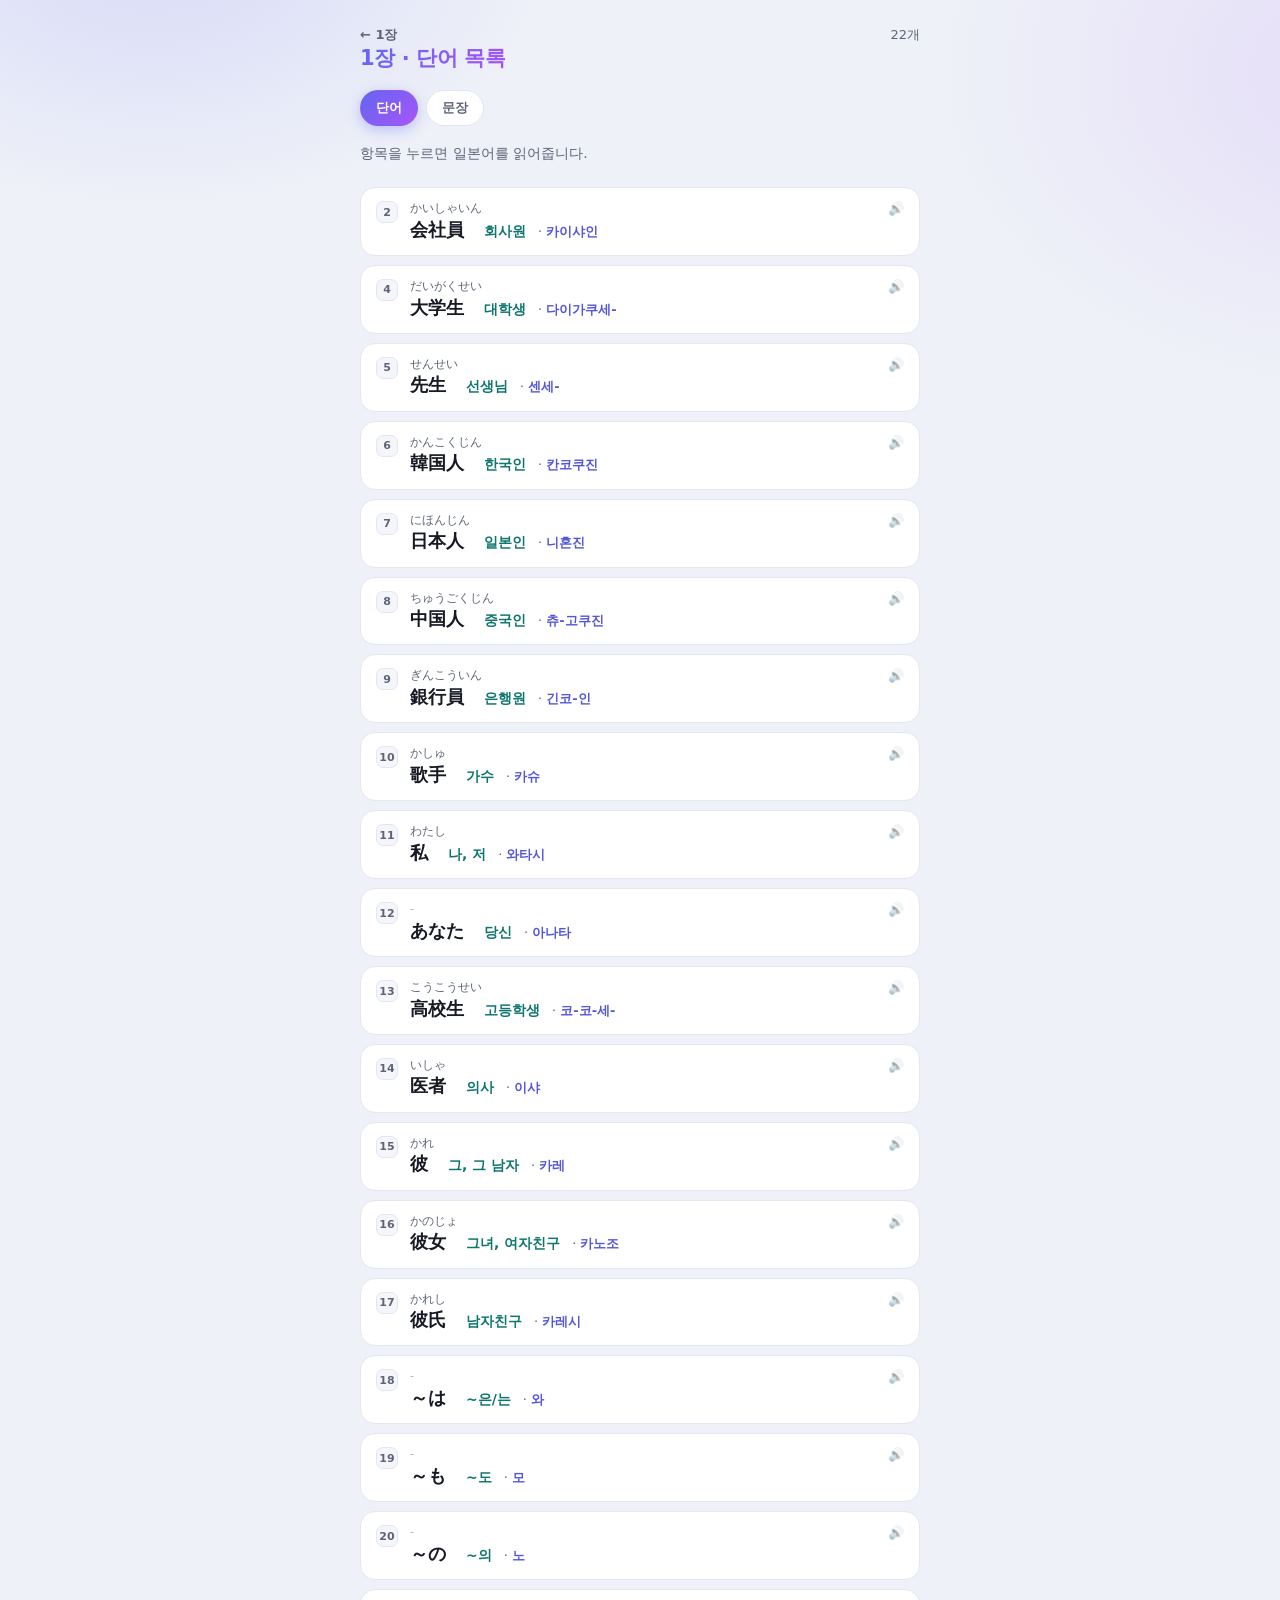
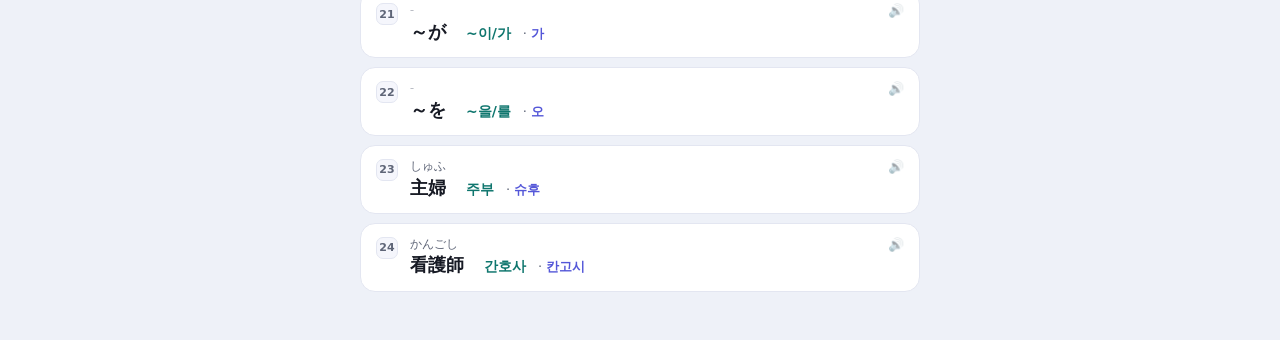
<file: list.html>
<!DOCTYPE html>
<html lang="ko">
<head>
<meta charset="UTF-8">
<meta name="viewport" content="width=device-width, initial-scale=1">
<title>목록</title>
<link rel="stylesheet" href="style.css">
<link rel="manifest" href="manifest.webmanifest">
<link rel="apple-touch-icon" href="icon-192.png">
<meta name="theme-color" content="#6366f1">
<script src="app.js"></script>
</head>
<body>
<div class="wrap">
  <header>
    <div>
      <a class="back" href="index.html" id="back">← 목록</a>
      <h1 id="title">…</h1>
    </div>
    <div class="score" id="count">—</div>
  </header>

  <div class="filters">
    <button class="chip" id="tab-word">단어</button>
    <button class="chip" id="tab-sentence">문장</button>
  </div>

  <p class="lede">항목을 누르면 일본어를 읽어줍니다.</p>

  <div class="vlist" id="list"></div>
</div>

<script src="chapters.js"></script>
<script>
const $ = id => document.getElementById(id);

const params = new URLSearchParams(location.search);
const chNo = params.get("ch") || "1";
const chapter = CHAPTERS[chNo];
if (!chapter) {
  document.body.innerHTML = '<div class="wrap"><p class="lede">' + chNo + '장 데이터가 없습니다. <a href="index.html">목록으로</a></p></div>';
  throw new Error("no chapter " + chNo);
}
$("back").href = "ch.html?ch=" + chNo;
$("back").textContent = "← " + chapter.title;

let kind = params.get("kind") === "sentence" ? "sentence" : "word";

const ITEMS = chapter.items.map((it, i) => {
  // 윗줄은 한자를 어떻게 읽는지 달아 주는 자리다. 한자가 없으면 달 것이 없으므로 "-" 로 비운다.
  const hasKanji = it.seg.some(([, r]) => r);
  return {
    ...it,
    no: i + 1,
    surface: it.seg.map(s => s[0]).join(""),
    // read 가 있으면 그것(四 → よん／し), 없으면 요미가나를 이어 붙인다. 조사의 ～ 는 발음이 아니므로 뗀다.
    reading: hasKanji
      ? (it.read || it.seg.map(([t, r]) => r || t).join("").replace(/[～~]/g, ""))
      : "-",
    isSentence: it.kind === "s",
  };
});

function speak(it) {
  if (!window.speechSynthesis) return;
  speechSynthesis.cancel();
  const u = new SpeechSynthesisUtterance((it.tts || it.reading).replace(/[～~]/g, ""));
  u.lang = "ja-JP";
  const v = speechSynthesis.getVoices().find(v => (v.lang || "").toLowerCase().startsWith("ja"));
  if (v) u.voice = v;
  speechSynthesis.speak(u);
}

function render() {
  const label = kind === "sentence" ? "문장 목록" : "단어 목록";
  document.title = chapter.title + " · " + label;
  $("title").textContent = chapter.title + " · " + label;
  $("tab-word").setAttribute("aria-pressed", kind === "word");
  $("tab-sentence").setAttribute("aria-pressed", kind === "sentence");

  const rows = ITEMS.filter(it => it.isSentence === (kind === "sentence"));
  $("count").textContent = rows.length + "개";

  const box = $("list");
  box.innerHTML = "";
  if (!rows.length) {
    box.innerHTML = '<p class="empty">이 장에는 아직 등록된 문장이 없습니다.</p>';
    return;
  }

  for (const it of rows) {
    const el = document.createElement("button");
    el.className = "item";
    // 읽는 법을 윗줄에 따로 두어 한자 바로 위에 오게 하고, 아랫줄에 표기·뜻·발음을 한 줄로 놓는다
    el.innerHTML =
      '<span class="n"></span>' +
      '<span class="col">' +
        '<span class="read jp"></span>' +
        '<span class="row">' +
          '<span class="ja jp"></span>' +
          '<span class="mean"></span>' +
          '<span class="pron"></span>' +
        '</span>' +
      '</span>' +
      '<span class="say">🔊</span>';
    el.children[0].textContent = it.no;
    const col = el.children[1];
    col.children[0].textContent = it.reading;
    col.children[0].classList.toggle("none", it.reading === "-");
    col.children[1].children[0].textContent = it.surface;
    col.children[1].children[1].textContent = it.ko;
    col.children[1].children[2].textContent = it.pron || "";
    el.onclick = () => speak(it);
    box.appendChild(el);
  }
}

function setKind(k) {
  kind = k;
  // 새로고침이나 공유 링크에서도 같은 탭이 열리도록 주소를 맞춰 둔다
  history.replaceState(null, "", "list.html?ch=" + chNo + "&kind=" + k);
  render();
}

$("tab-word").onclick = () => setKind("word");
$("tab-sentence").onclick = () => setKind("sentence");

render();
</script>
</body>
</html>
</file>
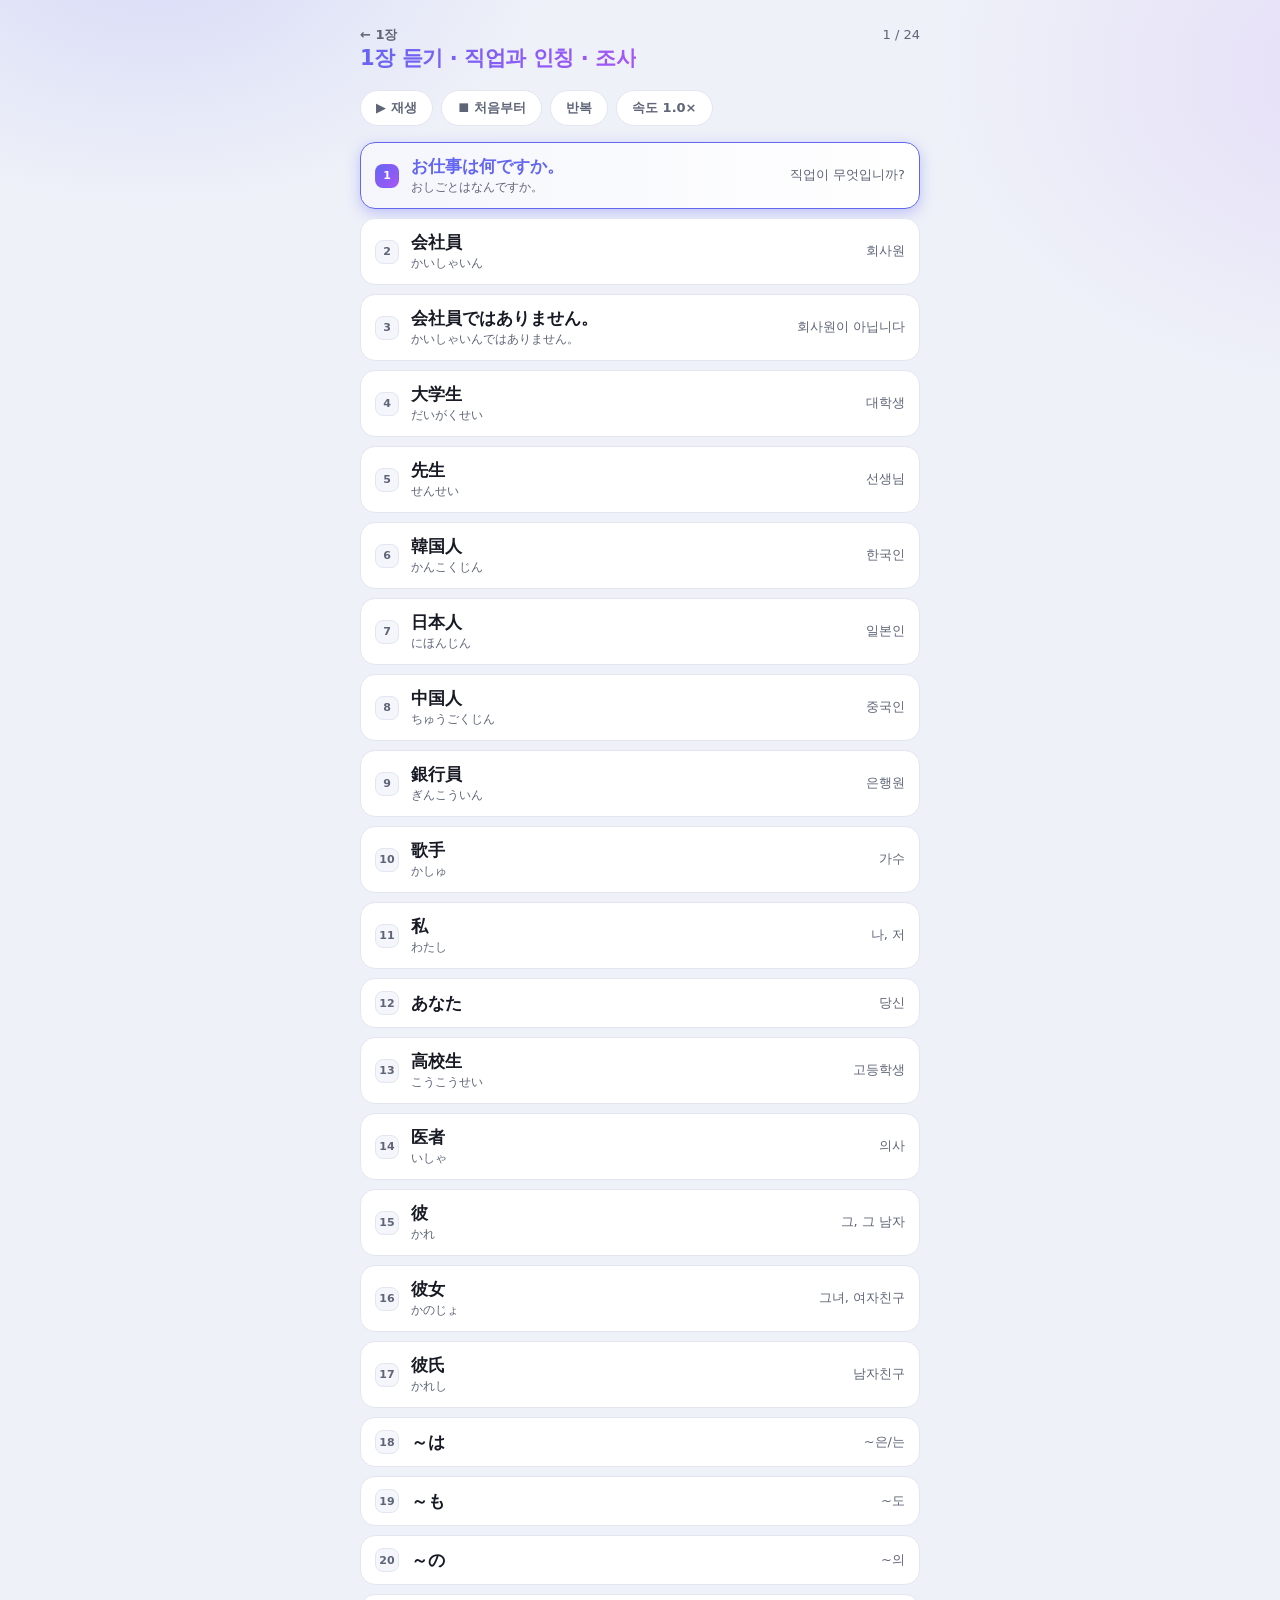
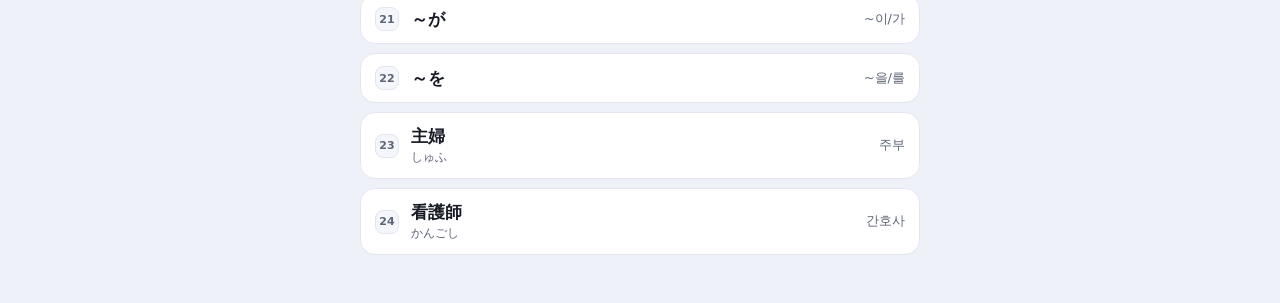
<file: listen.html>
<!DOCTYPE html>
<html lang="ko">
<head>
<meta charset="UTF-8">
<meta name="viewport" content="width=device-width, initial-scale=1">
<title>듣기</title>
<link rel="stylesheet" href="style.css">
<link rel="manifest" href="manifest.webmanifest">
<link rel="apple-touch-icon" href="icon-192.png">
<meta name="theme-color" content="#6366f1">
<script src="app.js"></script>
</head>
<body>
<div class="wrap">
  <header>
    <div>
      <a class="back" href="index.html" id="back">← 목록</a>
      <h1 id="title">…</h1>
    </div>
    <div class="score" id="pos">—</div>
  </header>

  <div class="filters">
    <button class="chip" id="play">▶ 재생</button>
    <button class="chip" id="stop">⏹ 처음부터</button>
    <button class="chip" id="loop" aria-pressed="false">반복</button>
    <button class="chip" id="rate">속도 1.0×</button>
  </div>

  <p class="lede" id="notice" hidden></p>

  <div class="tracklist" id="list"></div>
</div>

<script src="chapters.js"></script>
<script>
const $ = id => document.getElementById(id);

const chNo = new URLSearchParams(location.search).get("ch") || "1";
const chapter = CHAPTERS[chNo];
if (!chapter) {
  document.body.innerHTML = '<div class="wrap"><p class="lede">' + chNo + '장 데이터가 없습니다. <a href="index.html">목록으로</a></p></div>';
  throw new Error("no chapter " + chNo);
}
document.title = chapter.title + " · 듣기";
$("title").textContent = chapter.title + " 듣기 · " + chapter.subtitle;
$("back").href = "ch.html?ch=" + chNo;
$("back").textContent = "← " + chapter.title;

const ITEMS = chapter.items.map((it, i) => ({
  ...it,
  id: i,
  surface: it.seg.map(s => s[0]).join(""),
  reading: it.seg.map(([t, r]) => r || t).join(""),
}));

/*
 * TTS에 넣을 문자열. 한자 대신 요미가나를 읽혀서 오독을 막는다.
 * ～ 같은 기호는 지우고, 표기와 발음이 다른 조사(は→わ, を→お)는
 * chapters.js의 tts 필드가 대신한다. 한국어의 "/"는 쉼으로 바꾼다.
 */
const jaText = it => (it.tts || it.reading).replace(/[～~]/g, "");
const koText = it => it.ko.replace(/[～~]/g, "").replace(/\//g, ", ");

let synth = window.speechSynthesis;
let idx = 0;
let playing = false;
let stepTimer = null;
let rate = 1.0;
let loop = false;
let seq = 0;   // 정지·점프 뒤 늦게 도착하는 onend 콜백을 무시하기 위한 세대 번호

function speak(text, lang, done) {
  const u = new SpeechSynthesisUtterance(text);
  u.lang = lang;
  u.rate = rate;
  const v = synth.getVoices().find(v => (v.lang || "").toLowerCase().startsWith(lang.slice(0, 2)));
  if (v) u.voice = v;
  u.onend = done;
  u.onerror = done;   // 음성이 없어서 실패해도 다음 항목으로는 넘어간다
  synth.speak(u);
}

function playItem() {
  if (!playing) return;
  const my = ++seq;
  const it = ITEMS[idx];
  render();
  speak(jaText(it), "ja-JP", () => {
    if (!playing || my !== seq) return;
    stepTimer = setTimeout(() => {
      speak(koText(it), "ko-KR", () => {
        if (!playing || my !== seq) return;
        stepTimer = setTimeout(() => {
          if (!playing || my !== seq) return;
          if (idx + 1 < ITEMS.length) { idx++; playItem(); }
          else if (loop) { idx = 0; playItem(); }
          else { playing = false; idx = 0; render(); }
        }, 900);
      });
    }, 450);
  });
}

function jumpTo(i) {
  clearTimeout(stepTimer);
  synth.cancel();
  idx = i;
  playing = true;
  warnIfNoJa();
  playItem();
}

$("play").onclick = () => {
  if (playing) {
    // 일시정지 — pause()/resume()은 안드로이드에서 불안정해서, 재개하면 현재 항목을 처음부터 다시 읽는다
    playing = false;
    clearTimeout(stepTimer);
    synth.cancel();
    render();
  } else {
    playing = true;
    warnIfNoJa();
    playItem();
  }
};

$("stop").onclick = () => {
  playing = false;
  clearTimeout(stepTimer);
  synth.cancel();
  idx = 0;
  render();
};

$("loop").onclick = () => {
  loop = !loop;
  $("loop").setAttribute("aria-pressed", loop);
};

const RATES = [1.0, 0.8, 0.6];
$("rate").onclick = () => {
  rate = RATES[(RATES.indexOf(rate) + 1) % RATES.length];
  $("rate").textContent = "속도 " + rate.toFixed(1) + "×";
};

function warnIfNoJa() {
  const vs = synth.getVoices();
  if (vs.length && !vs.some(v => (v.lang || "").toLowerCase().startsWith("ja"))) {
    $("notice").hidden = false;
    $("notice").textContent =
      "일본어 음성이 설치되어 있지 않은 것 같습니다. 휴대폰 설정의 텍스트 음성 변환(TTS)에서 " +
      "Google TTS 일본어 음성을 설치하면 들립니다.";
  }
}

function buildList() {
  const box = $("list");
  for (const it of ITEMS) {
    const row = document.createElement("button");
    row.className = "track";
    row.innerHTML = '<span class="num"></span><span class="body"><span class="ja jp"></span>' +
      '<span class="rd jp"></span></span><span class="ko"></span>';
    row.children[0].textContent = it.id + 1;
    row.children[1].children[0].textContent = it.surface;
    row.children[1].children[1].textContent = it.reading !== it.surface ? it.reading : "";
    row.children[2].textContent = it.ko;
    row.onclick = () => jumpTo(it.id);
    box.appendChild(row);
  }
}

function render() {
  $("pos").textContent = (idx + 1) + " / " + ITEMS.length;
  $("play").textContent = playing ? "⏸ 일시정지" : "▶ 재생";
  const rows = $("list").children;
  for (let i = 0; i < rows.length; i++) rows[i].classList.toggle("now", i === idx);
  if (rows[idx]) rows[idx].scrollIntoView({ block: "nearest", behavior: "smooth" });
}

// 일부 브라우저는 음성 목록을 늦게 채운다 — 채워지는 시점에 경고 여부를 다시 판단
if (synth && synth.onvoiceschanged !== undefined) {
  synth.onvoiceschanged = () => { if (playing) warnIfNoJa(); };
}

buildList();
render();
</script>
</body>
</html>
</file>
<file: style.css>
/*
 * 디자인 토큰. 색은 전부 여기서만 정의하고 컴포넌트는 토큰만 참조한다.
 *
 * 테마는 app.js 가 <html data-theme="..."> 로 항상 구체적인 값(light|dark|black)을 박아 준다.
 * "자동"은 app.js 가 시스템 설정을 읽어 light/dark 중 하나로 바꿔 주므로,
 * 여기서는 prefers-color-scheme 을 쓰지 않는다 — 팔레트를 두 번 적을 일이 없어진다.
 *
 * --on-accent = 강조색 위에 얹는 글자색. 블랙 테마는 강조색이 흰색이라 검정이 되어야 한다.
 */
:root, [data-theme="light"] {
  --bg: #eef1f8;
  --glow1: rgba(99, 102, 241, .16);
  --glow2: rgba(168, 85, 247, .13);
  --card: #ffffff;
  --card-2: #f5f6fc;
  --text: #171a24;
  --muted: #5e6577;
  --border: #e3e6f1;
  --accent: #6366f1;
  --accent-2: #a855f7;
  --on-accent: #ffffff;
  --grad: linear-gradient(135deg, #6366f1, #a855f7);
  --mean: #0f766e;
  --pron: #5457d8;
  --ok: #109868;
  --ok-bg: #e7f8f0;
  --no: #e5484d;
  --no-bg: #fdeded;
  --warn: #b45309;
  --warn-bg: #fff6e0;
  --shadow: 0 1px 2px rgba(23, 26, 36, .04), 0 10px 30px rgba(78, 82, 160, .10);
  --shadow-accent: 0 4px 14px rgba(99, 102, 241, .35);
}

[data-theme="dark"] {
  /* 새까맣지 않은 회색 계열. 카드를 배경보다 한 단계 밝게 두어 층이 보이게 한다. */
  --bg: #191c26;
  --glow1: rgba(99, 102, 241, .18);
  --glow2: rgba(168, 85, 247, .13);
  --card: #242833;
  --card-2: #2c3140;
  --text: #e9ebf5;
  --muted: #a3aabf;
  --border: #3a4055;
  --accent: #8a90fa;
  --accent-2: #c084fc;
  --on-accent: #ffffff;
  --grad: linear-gradient(135deg, #8a90fa, #c084fc);
  /* 뜻·발음은 오래 들여다보는 글자라 채도를 낮춰 둔다 (형광빛으로 눈이 피로해지지 않게) */
  --mean: #9ecfc7;
  --pron: #aab0f0;
  --ok: #4ee3a2;
  --ok-bg: #1b3329;
  --no: #fb8585;
  --no-bg: #3a2126;
  --warn: #fbbf24;
  --warn-bg: #382d18;
  --shadow: 0 1px 2px rgba(0, 0, 0, .3), 0 12px 30px rgba(0, 0, 0, .35);
  --shadow-accent: 0 4px 16px rgba(138, 144, 250, .3);
}

/* 블랙 — 검정 바탕에 흰 글자만. 색조를 아예 쓰지 않고 밝기 차이로만 구분한다. */
[data-theme="black"] {
  --bg: #000000;
  --glow1: transparent;
  --glow2: transparent;
  --card: #000000;
  --card-2: #101010;
  --text: #ffffff;
  --muted: #9a9a9a;
  --border: #3a3a3a;
  --accent: #ffffff;
  --accent-2: #ffffff;
  --on-accent: #000000;
  --grad: linear-gradient(135deg, #ffffff, #ffffff);
  --mean: #ffffff;
  --pron: #c8c8c8;
  --ok: #ffffff;
  --ok-bg: #1f1f1f;
  --no: #8a8a8a;
  --no-bg: #101010;
  --warn: #cfcfcf;
  --warn-bg: #141414;
  --shadow: 0 1px 2px rgba(0, 0, 0, .6);
  --shadow-accent: none;
}
/* 이모지는 그 자체로 색이 있어서, 블랙 테마에서는 회색으로 눌러 준다 */
[data-theme="black"] .entry::before,
[data-theme="black"] .say,
[data-theme="black"] .done .big { filter: grayscale(1); }

/* display를 지정한 요소도 hidden 속성이 항상 이기게 한다 (기본 UA 규칙은 author CSS에 진다) */
[hidden] { display: none !important; }

* { box-sizing: border-box; margin: 0; padding: 0; -webkit-tap-highlight-color: transparent; }

body {
  background:
    radial-gradient(640px 420px at 12% -6%, var(--glow1), transparent 62%),
    radial-gradient(720px 520px at 108% 8%, var(--glow2), transparent 62%),
    var(--bg);
  background-attachment: fixed;
  color: var(--text);
  font-family: "Pretendard", "Segoe UI Variable Text", "Malgun Gothic", system-ui, -apple-system, sans-serif;
  min-height: 100vh;
  display: flex;
  justify-content: center;
  padding: calc(24px + env(safe-area-inset-top)) 16px calc(48px + env(safe-area-inset-bottom));
}
.wrap { width: 100%; max-width: 560px; }

.jp {
  font-family: "Yu Gothic", "Hiragino Kaku Gothic ProN", "Meiryo", "MS Gothic", serif;
}

button { touch-action: manipulation; }
:focus-visible { outline: 2px solid var(--accent); outline-offset: 2px; border-radius: 6px; }

/* ── header ───────────────────────────── */
header {
  display: flex;
  align-items: baseline;
  justify-content: space-between;
  margin-bottom: 18px;
  gap: 12px;
}
h1 {
  font-size: 21px;
  font-weight: 800;
  letter-spacing: -.02em;
  background: var(--grad);
  -webkit-background-clip: text;
  background-clip: text;
  color: transparent;
  width: fit-content;
}
.back {
  font-size: 13px;
  color: var(--muted);
  text-decoration: none;
  font-weight: 600;
}
.back:hover { color: var(--accent); }
.score { font-size: 13px; color: var(--muted); font-variant-numeric: tabular-nums; }
.score b { color: var(--text); font-weight: 700; }

/* ── home / hub 메뉴 ──────────────────── */
.lede { font-size: 14px; color: var(--muted); line-height: 1.65; margin-bottom: 22px; }
.menu { display: grid; gap: 12px; }
.entry {
  display: grid;
  grid-template-columns: auto 1fr;
  column-gap: 14px;
  align-items: center;
  background: var(--card);
  border: 1px solid var(--border);
  border-radius: 18px;
  box-shadow: var(--shadow);
  padding: 16px 18px;
  text-decoration: none;
  color: var(--text);
  transition: transform .15s, border-color .15s, box-shadow .15s;
}
.entry::before {
  content: "📖";
  grid-row: span 2;
  width: 46px;
  height: 46px;
  display: grid;
  place-items: center;
  border-radius: 15px;
  background: var(--grad);
  box-shadow: var(--shadow-accent);
  font-size: 21px;
  color: var(--on-accent);
}
.entry[href^="kana"]::before {
  content: "あ";
  font-family: "Yu Gothic", "Meiryo", serif;
  font-size: 24px;
  font-weight: 700;
}
#go-quiz::before { content: "✍️"; }
#go-listen::before { content: "🎧"; }
#go-words::before { content: "📋"; }
#go-sentences::before { content: "💬"; }
.entry:hover { border-color: var(--accent); transform: translateY(-2px); }
.entry:active { transform: scale(.98); }
.entry .t { font-size: 16px; font-weight: 700; margin-bottom: 3px; }
.entry .d { font-size: 13px; color: var(--muted); line-height: 1.55; }
.entry.soon { opacity: .55; pointer-events: none; box-shadow: none; }
.entry.soon::before { content: "🔒"; background: var(--card-2); box-shadow: none; }
.entry.soon .t::after {
  content: "준비 중";
  font-size: 11px;
  font-weight: 500;
  color: var(--muted);
  border: 1px solid var(--border);
  border-radius: 999px;
  padding: 2px 8px;
  margin-left: 8px;
  vertical-align: middle;
}

/* ── 테마 고르기 ─────────────────────── */
.theme-bar {
  display: flex;
  align-items: center;
  flex-wrap: wrap;
  gap: 8px;
  margin-top: 28px;
  padding-top: 18px;
  border-top: 1px solid var(--border);
}
.theme-label { font-size: 13px; font-weight: 700; color: var(--muted); margin-right: 4px; }

/* ── 칩(필터·모드 버튼) ────────────────── */
.filters { display: flex; gap: 8px; flex-wrap: wrap; margin-bottom: 16px; }
.chip {
  border: 1px solid var(--border);
  background: var(--card);
  color: var(--muted);
  border-radius: 999px;
  padding: 8px 15px;
  font-size: 13px;
  font-weight: 600;
  cursor: pointer;
  font-family: inherit;
  transition: transform .12s, border-color .12s, box-shadow .12s, background .12s, color .12s;
}
.chip:hover:not(:disabled) { border-color: var(--accent); color: var(--accent); }
.chip:active:not(:disabled) { transform: scale(.95); }
.chip[aria-pressed="true"] {
  background: var(--grad);
  border-color: transparent;
  color: var(--on-accent);
  box-shadow: var(--shadow-accent);
}
.chip:disabled { opacity: .4; cursor: default; }
.chip:disabled:hover { border-color: var(--border); color: var(--muted); }

/* ── 약한 글자 고르기 ─────────────────── */
.picker {
  background: var(--card);
  border: 1px solid var(--border);
  border-radius: 18px;
  box-shadow: var(--shadow);
  padding: 16px;
  margin-bottom: 16px;
}
.picker-group + .picker-group { margin-top: 16px; }
.picker-group h3 {
  font-size: 12px;
  font-weight: 700;
  color: var(--muted);
  letter-spacing: .04em;
  margin-bottom: 8px;
}

/* 오십음도 — 행 이름 열 + 단(あいうえお) 열. 열 개수는 JS가 인라인으로 지정한다. */
.gyo-table { display: grid; gap: 5px; align-items: stretch; }
.col-head {
  font-size: 11px;
  color: var(--muted);
  text-align: center;
  padding-bottom: 2px;
}
.gyo-label {
  display: grid;
  place-items: center;
  font-size: 13px;
  color: var(--muted);
}
.gap { /* 실제로 없는 칸 — 자리만 차지해 정렬을 지킨다 */ }

.kana-cell {
  display: grid;
  gap: 1px;
  border: 1px solid var(--border);
  background: var(--card-2);
  border-radius: 10px;
  padding: 7px 2px;
  cursor: pointer;
  font-family: inherit;
  color: var(--text);
  transition: transform .1s, border-color .1s, background .1s;
}
.kana-cell:hover { border-color: var(--accent); }
.kana-cell:active { transform: scale(.94); }
.kana-cell .k { font-size: 19px; line-height: 1.2; }
.kana-cell .r { font-size: 11px; color: var(--muted); }
.kana-cell[aria-pressed="true"] {
  background: var(--grad);
  border-color: transparent;
  color: var(--on-accent);
  box-shadow: var(--shadow-accent);
}
.kana-cell[aria-pressed="true"] .r { color: var(--on-accent); opacity: .8; }

.picker-foot {
  display: flex;
  gap: 8px;
  margin-top: 16px;
  padding-top: 12px;
  border-top: 1px solid var(--border);
}
.mini {
  border: 1px solid var(--border);
  background: transparent;
  color: var(--muted);
  border-radius: 10px;
  padding: 7px 13px;
  font-size: 12px;
  font-weight: 600;
  font-family: inherit;
  cursor: pointer;
  transition: .12s;
}
.mini:hover:not(:disabled) { border-color: var(--accent); color: var(--accent); }
.mini:active:not(:disabled) { transform: scale(.95); }
.mini:disabled { opacity: .4; cursor: default; }

/* ── 문제 카드 ────────────────────────── */
.card {
  background: var(--card);
  border: 1px solid var(--border);
  border-radius: 22px;
  box-shadow: var(--shadow);
  padding: 42px 24px 30px;
  text-align: center;
  margin-bottom: 14px;
}
.kana { font-size: 104px; line-height: 1.1; font-weight: 500; letter-spacing: .02em; user-select: none; }
.word { font-size: 44px; line-height: 1.9; font-weight: 500; user-select: none; word-break: keep-all; }
.word.long { font-size: 30px; }

/* 5초 타이머 — 어려운 단계에서만 보인다. 시간이 다 되면 트랙이 붉게 바뀐다. */
.timebar {
  height: 6px;
  max-width: 280px;
  margin: 20px auto 0;
  border-radius: 3px;
  background: var(--border);
  overflow: hidden;
}
.timebar .fill { height: 100%; width: 100%; background: var(--grad); border-radius: 3px; }
.timebar.over { background: var(--no); opacity: .55; }

.tag {
  display: inline-block;
  margin-top: 14px;
  font-size: 12px;
  font-weight: 600;
  color: var(--muted);
  background: var(--card-2);
  border: 1px solid var(--border);
  border-radius: 999px;
  padding: 4px 12px;
}

/* 후리가나 — visibility(display 아님)로 숨겨야 줄 높이가 안 흔들린다 */
ruby { ruby-position: over; }
rt { font-size: .34em; font-weight: 400; color: var(--muted); letter-spacing: 0; }
rt.off { visibility: hidden; }

.furi-bar { display: flex; justify-content: center; margin-bottom: 14px; }
.furi-btn {
  border: 1px solid var(--border);
  background: var(--card);
  color: var(--muted);
  border-radius: 999px;
  padding: 8px 17px;
  font-size: 13px;
  font-weight: 600;
  font-family: inherit;
  cursor: pointer;
  transition: .12s;
}
.furi-btn:hover:not(:disabled) { border-color: var(--accent); color: var(--accent); }
.furi-btn:disabled { opacity: .35; cursor: default; }
.furi-btn.peeked { border-color: var(--warn); background: var(--warn-bg); color: var(--warn); }

/* ── 보기 버튼 ────────────────────────── */
.choices { display: grid; gap: 9px; }
.choice {
  display: flex;
  align-items: center;
  gap: 12px;
  width: 100%;
  text-align: left;
  background: var(--card);
  border: 1px solid var(--border);
  border-radius: 15px;
  padding: 14px 16px;
  font-size: 17px;
  font-weight: 700;
  color: var(--text);
  font-family: inherit;
  cursor: pointer;
  box-shadow: 0 1px 2px rgba(23, 26, 36, .03);
  transition: transform .12s, border-color .12s, box-shadow .12s;
}
.choice:hover:not(:disabled) { border-color: var(--accent); transform: translateY(-1px); box-shadow: var(--shadow); }
.choice:active:not(:disabled) { transform: scale(.98); }
.choice:disabled { cursor: default; }
.num {
  display: grid;
  place-items: center;
  width: 24px;
  height: 24px;
  border-radius: 8px;
  background: var(--card-2);
  border: 1px solid var(--border);
  font-size: 11px;
  font-weight: 700;
  color: var(--muted);
  flex: none;
  transition: .12s;
}
.choice .romaji { color: var(--muted); font-size: 13px; font-weight: 500; letter-spacing: .01em; }
.choice .romaji::before { content: "("; }
.choice .romaji::after { content: ")"; }
.choice.correct .romaji, .choice.wrong .romaji { color: inherit; opacity: .75; }

.choice.correct { border-color: var(--ok); background: var(--ok-bg); color: var(--ok); }
.choice.correct .num { border-color: var(--ok); color: var(--ok); background: transparent; }
.choice.wrong { border-color: var(--no); background: var(--no-bg); color: var(--no); }
.choice.wrong .num { border-color: var(--no); color: var(--no); background: transparent; }
.choice.dim { opacity: .4; }

.feedback {
  min-height: 44px;
  margin-top: 14px;
  text-align: center;
  font-size: 14px;
  font-weight: 500;
  color: var(--muted);
  line-height: 1.6;
}
.feedback .hit { color: var(--ok); font-weight: 700; }
.feedback .miss { color: var(--no); font-weight: 700; }
.feedback .note { display: block; font-size: 12px; font-weight: 400; margin-top: 3px; }
.hint { margin-top: 8px; text-align: center; font-size: 12px; color: var(--muted); }

/* ── 단어 분해 ────────────────────────── */
/* 열 개수와 너비는 JS가 항목에 맞춰 정한다 (읽기가 없는 항목은 2열) */
.parts {
  display: grid;
  gap: 0 12px;
  align-items: baseline;
  margin-top: 12px;
  background: var(--card);
  border: 1px solid var(--border);
  border-radius: 15px;
  box-shadow: var(--shadow);
  padding: 12px 16px;
  text-align: left;
}
.part { display: contents; }
.parts > .part > * { padding: 6px 0; }
.parts > .part:not(:first-child) > * { border-top: 1px solid var(--border); }
.part .s { font-size: 17px; font-weight: 600; white-space: nowrap; }
.part .rd { font-size: 12px; color: var(--muted); white-space: nowrap; }
.part .mn { font-size: 13px; line-height: 1.5; }

/* ── 복습 / 완료 ──────────────────────── */
.review { margin-top: 28px; border-top: 1px solid var(--border); padding-top: 16px; }
.review h2 { font-size: 13px; font-weight: 700; color: var(--muted); margin-bottom: 10px; }
.misses { display: flex; flex-wrap: wrap; gap: 6px; }
.miss-item {
  display: flex;
  align-items: center;
  gap: 6px;
  border: 1px solid var(--border);
  background: var(--card);
  border-radius: 10px;
  padding: 6px 10px;
  font-size: 13px;
  font-family: inherit;
  color: var(--text);
  cursor: pointer;
  transition: .1s;
}
.miss-item:hover { border-color: var(--accent); }
.miss-item:active { transform: scale(.95); }
.miss-item .k { font-size: 17px; }
.miss-item .r { color: var(--muted); font-size: 12px; }
.miss-item .c { color: var(--no); font-size: 11px; font-variant-numeric: tabular-nums; }
.miss-item .star { font-size: 11px; color: var(--border); transition: .1s; }
.miss-item[aria-pressed="true"] { border-color: var(--accent); box-shadow: var(--shadow-accent); }
.miss-item[aria-pressed="true"] .star { color: var(--accent); }
.empty { font-size: 13px; color: var(--muted); }

.done { text-align: center; padding: 20px 0 8px; }
.done .big { font-size: 44px; margin-bottom: 10px; }
.done .t { font-size: 17px; font-weight: 800; margin-bottom: 6px; }
.done .d { font-size: 14px; color: var(--muted); line-height: 1.6; margin-bottom: 20px; }
.btn {
  border: none;
  background: var(--grad);
  color: var(--on-accent);
  border-radius: 13px;
  padding: 12px 24px;
  font-size: 14px;
  font-weight: 700;
  font-family: inherit;
  cursor: pointer;
  box-shadow: var(--shadow-accent);
  transition: transform .12s;
}
.btn:active { transform: scale(.96); }
.btn.ghost { background: transparent; color: var(--accent); border: 1px solid var(--accent); box-shadow: none; }

/* ── 단어·문장 목록 ───────────────────── */
/* 한 항목이 일본어 → 읽는 법 → 뜻 → 한글 발음 순으로 위에서 아래로 읽힌다 */
.vlist { display: grid; gap: 9px; }
.item {
  display: flex;
  gap: 12px;
  align-items: flex-start;
  width: 100%;
  background: var(--card);
  border: 1px solid var(--border);
  border-radius: 15px;
  padding: 13px 15px;
  font-family: inherit;
  color: var(--text);
  text-align: left;
  cursor: pointer;
  transition: transform .12s, border-color .12s, box-shadow .12s;
}
.item:hover { border-color: var(--accent); transform: translateY(-1px); box-shadow: var(--shadow); }
.item:active { transform: scale(.99); }
.item .n {
  flex: none;
  min-width: 22px;
  height: 22px;
  display: grid;
  place-items: center;
  border-radius: 7px;
  background: var(--card-2);
  border: 1px solid var(--border);
  font-size: 11px;
  font-weight: 700;
  color: var(--muted);
  font-variant-numeric: tabular-nums;
}
.item .col { display: grid; gap: 1px; min-width: 0; }
/* 윗줄 = 읽는 법(후리가나 자리), 아랫줄 = 표기·뜻·발음. 왼쪽 끝이 맞아 한자 위에 읽는 법이 놓인다. */
.item .read { font-size: 12px; color: var(--muted); line-height: 1.3; }
.item .read.none { opacity: .45; }
.item .row { display: flex; flex-wrap: wrap; align-items: baseline; gap: 3px 12px; }
/* 일본어와 한글이 붙어 보이지 않게 표기 뒤에만 여백을 더 준다 */
.item .ja { font-size: 18px; font-weight: 700; line-height: 1.35; word-break: keep-all; margin-right: 8px; }
.item .mean { font-size: 14px; line-height: 1.4; color: var(--mean); font-weight: 600; }
.item .pron {
  font-size: 13px;
  font-weight: 600;
  color: var(--pron);
  line-height: 1.4;
}
.item .pron:not(:empty)::before { content: "· "; color: var(--muted); font-weight: 400; }
.item .say { margin-left: auto; flex: none; font-size: 13px; opacity: .45; }
.item:hover .say { opacity: 1; }

/* ── 듣기 트랙 목록 ───────────────────── */
.tracklist { display: grid; gap: 9px; }
.track {
  display: flex;
  gap: 12px;
  align-items: center;
  width: 100%;
  background: var(--card);
  border: 1px solid var(--border);
  border-radius: 15px;
  padding: 12px 14px;
  font-family: inherit;
  color: var(--text);
  text-align: left;
  cursor: pointer;
  transition: transform .12s, border-color .12s, box-shadow .12s;
}
.track:hover { border-color: var(--accent); transform: translateY(-1px); }
.track:active { transform: scale(.98); }
.track .body { display: grid; gap: 1px; min-width: 0; }
.track .ja { font-size: 17px; font-weight: 700; }
.track .rd { font-size: 12px; color: var(--muted); }
.track .rd:empty { display: none; }
.track .ko {
  margin-left: auto;
  flex: none;
  max-width: 42%;
  font-size: 13px;
  color: var(--muted);
  text-align: right;
  line-height: 1.4;
}
.track.now {
  border-color: var(--accent);
  box-shadow: var(--shadow-accent);
  background: linear-gradient(90deg, var(--card-2), var(--card));
}
.track.now .ja { color: var(--accent); }
.track.now .num {
  background: var(--grad);
  border-color: transparent;
  color: var(--on-accent);
  animation: nowpulse 1.6s ease-in-out infinite;
}
@keyframes nowpulse {
  0%, 100% { transform: scale(1); }
  50% { transform: scale(1.18); }
}

/* 움직임을 줄여 달라는 시스템 설정을 따른다 */
@media (prefers-reduced-motion: reduce) {
  * { transition: none !important; animation: none !important; }
}
</file>
